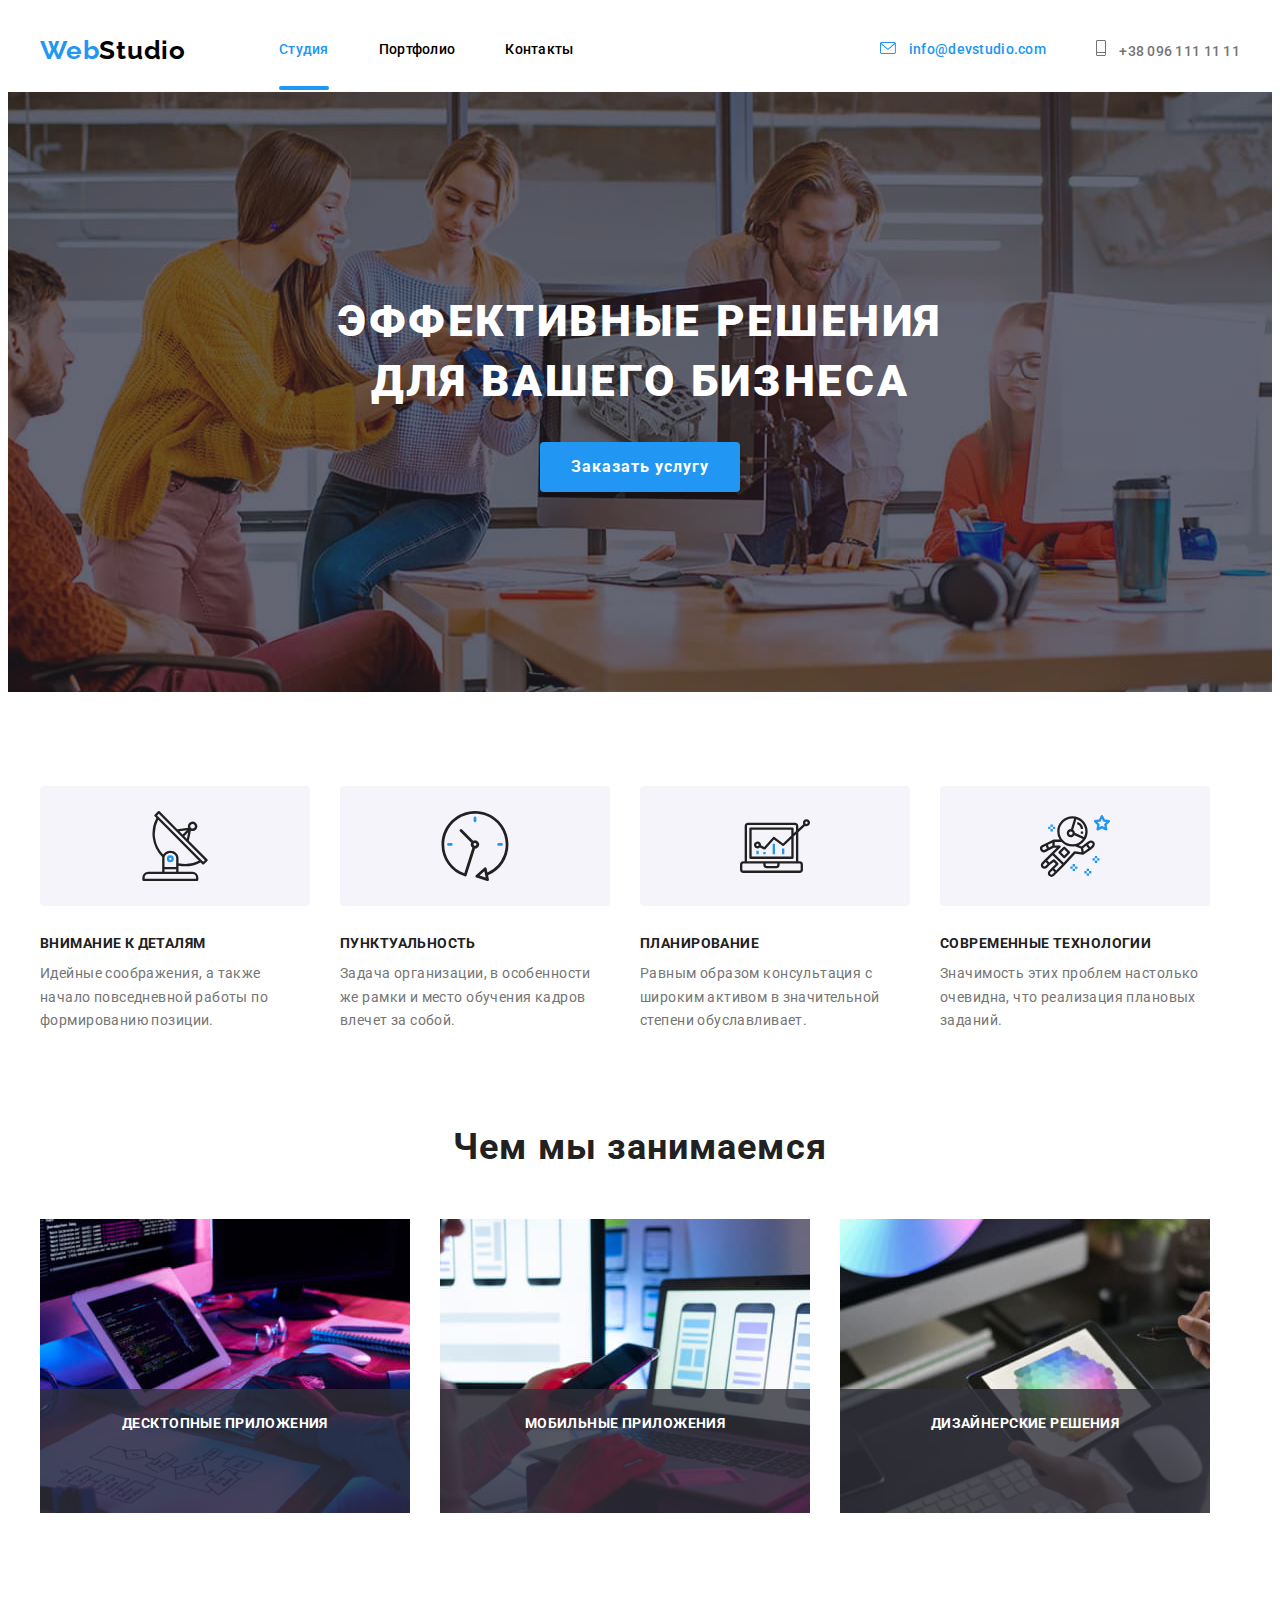
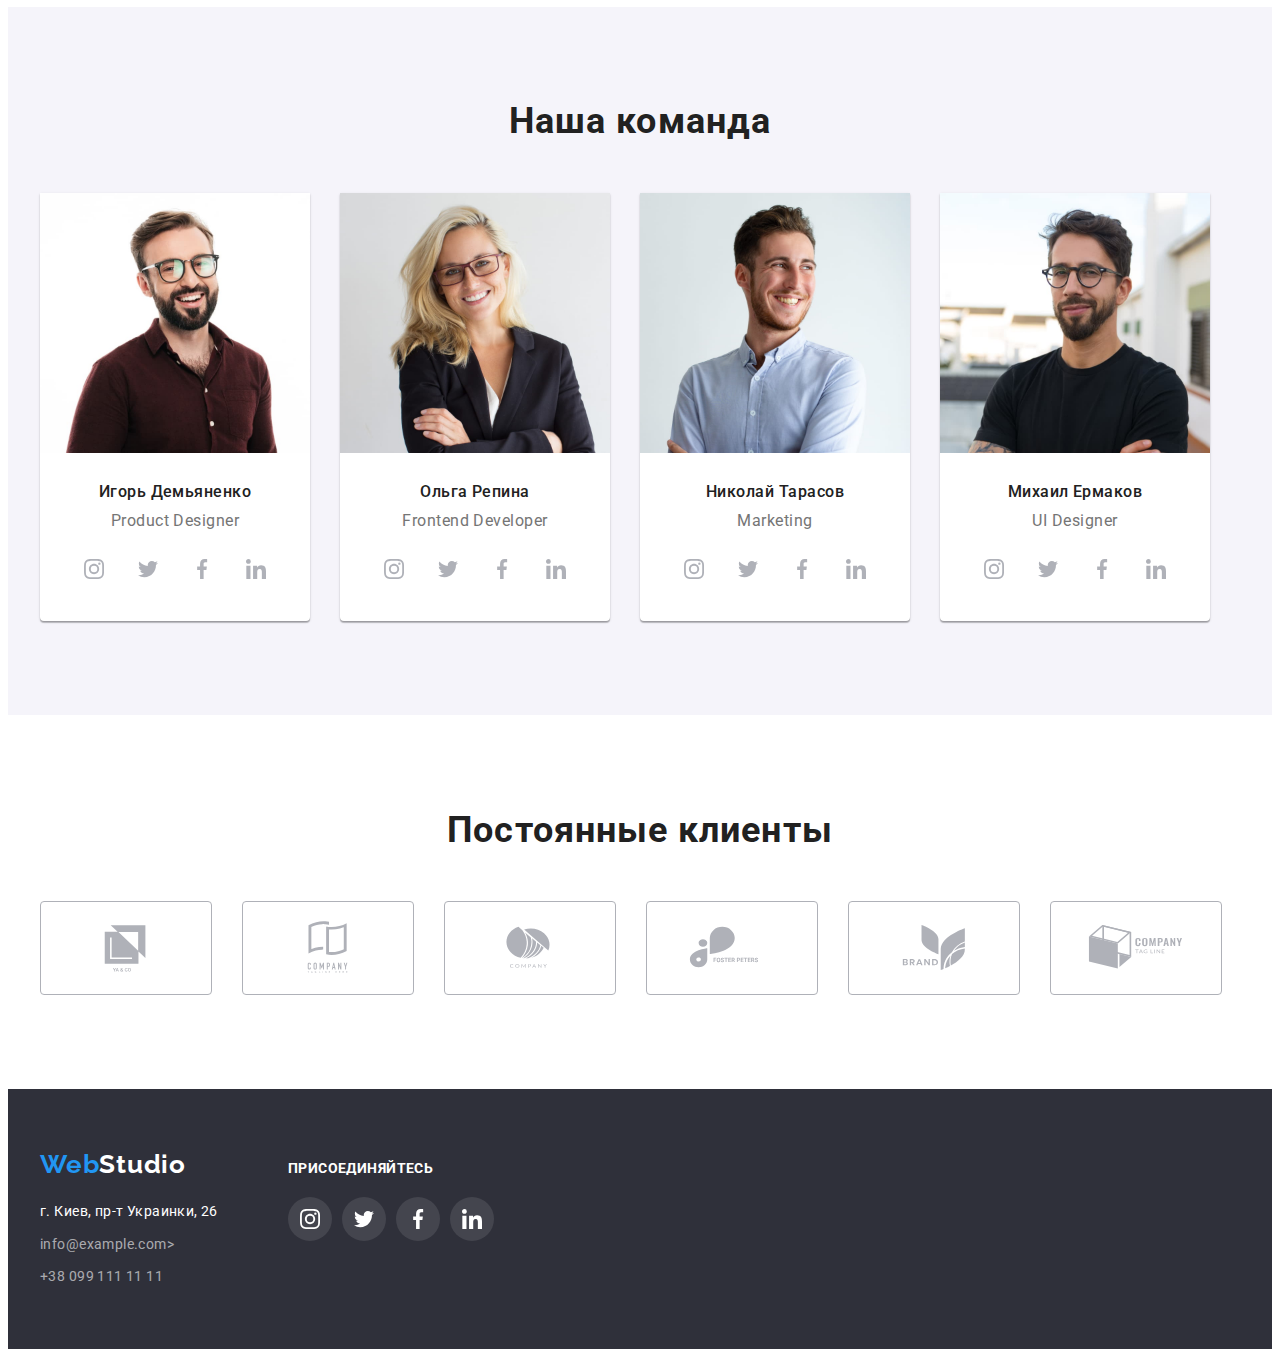
<file: index.html>
<!DOCTYPE html>
<html lang="ru">
<head>
    <meta charset="UTF-8">
    <meta http-equiv="X-UA-Compatible" content="IE=edge">
    <meta name="viewport" content="width=device-width, initial-scale=1.0">
    <title>Document</title>

    <!-- Шрифти -->
    <link rel="preconnect" href="https://fonts.googleapis.com">
<link rel="preconnect" href="https://fonts.gstatic.com" crossorigin>
<link href="https://fonts.googleapis.com/css2?family=Raleway:wght@700&family=Roboto:wght@400;500;700;900&display=swap" rel="stylesheet">
<link rel="stylesheet"
href="https://cdnjs.cloudflare.com/ajax/libs/modern-normalize/1.1.0/modern-normalize.min.css"
integrity="sha512-wpPYUAdjBVSE4KJnH1VR1HeZfpl1ub8YT/NKx4PuQ5NmX2tKuGu6U/JRp5y+Y8XG2tV+wKQpNHVUX03MfMFn9Q=="
crossorigin="anonymous"
referrerpolicy="no-referrer"/>
    <!-- Кастомні стилі -->
    <link rel="stylesheet" href="./css/styles.css"/>
</head>
<body>
    <!-- Секція Хедер -->
    <header class="header"> 
        <div class="header container">
            <nav class="header-nav">
                <a class="header-logo link" href="./index.html">Web<span class="logo-accent">Studio</span></a>
                <ul class="header-list list">
                    <li class="header-list-item">
                        <a class="header-link link current-link" href="">Студия</a>
                    </li>
                    <li class="header-list-item">
                        <a class="header-link link" href="./portfolio.html">Портфолио</a>
                    </li>
                    <li class="header-list-item">
                        <a class="header-link link" href="">Контакты</a>
                    </li>
                </ul>
            </nav>
            <ul class="header-list-cont list">
                <li class="header-contacts">
                    <a class="header-list-contacts link current-link-cont" href="mailto:info@devstudio.com">
                        <svg class="header-contact-svg" width="16" height="12">
                            <use href="./images/icons.svg#icon-mail"></use>
                        </svg>
                        info@devstudio.com
                    </a>
                </li>
                <li class="header-contacts">
                    <a class="header-list-contacts" href="tel:+380961111111">
                        <svg class="header-contact-svg" width="10" height="16">
                            <use href="./images/icons.svg#icon-phone"></use>
                        </svg>
                        +38 096 111 11 11
                    </a>
                </li>
            </ul>
        </div>
    </header>
    <!-- Блок унікального контенту на сторінці -->
    <main>
        <!-- Секція Hero -->
        <section class="hero">
            <div class="hero-container container">
                <h1 class="hero-title">Эффективные решения для вашего бизнеса</h1>
                <button class="hero-button" type="button" data-modal-open>Заказать услугу</button>
            </div>
                <!-- Модальне вікно -->
                <div class="backdrop is-hidden" data-modal>
                <div class="modal">
                    <button class="modal-close-btn" type="button" data-modal-close>
                        <svg width="18" height="18">
                            <use href="./images/icons.svg#icon-close"></use>
                        </svg>
                    </button>
                </div>
            </div>
            
        </section> 
    <!-- Section benefits --> 
       <section class="benefits-section">
            <div class="container">
                <h2 hidden>Наш подход к работе</h2>
                <ul class="benefits-list list">
                    <li class="benefits-check">
                        <div class="benefits-box">
                            <svg width="70" height="70">
                                <use href="./images/icons.svg#icon-antenna"></use>
                            </svg>
                        </div>
                        <h3 class="benefits-title">Внимание к деталям</h3>
                        <p class="benefits-text">Идейные соображения, а также начало повседневной работы по формированию позиции.</p>
                    </li>
                    <li class="benefits-check">
                        <div class="benefits-box">
                            <svg width="70" height="70">
                                <use href="./images/icons.svg#icon-clock"></use>
                            </svg>
                        </div>
                        <h3 class="benefits-title">Пунктуальность</h3>
                        <p class="benefits-text">Задача организации, в особенности же рамки и место обучения кадров влечет за собой.</p>
                    </li>
                    <li class="benefits-check">
                        <div class="benefits-box">
                            <svg width="70" height="70">
                             <use href="./images/icons.svg#icon-diagram"></use>
                            </svg>
                        </div>
                        <h3 class="benefits-title">Планирование</h3>
                        <p class="benefits-text">Равным образом консультация с широким активом в значительной степени обуславливает.</p>
                    </li>
                    <li class="benefits-check">
                        <div class="benefits-box">
                            <svg width="70" height="70">
                                <use href="./images/icons.svg#icon-astronaut"></use>
                            </svg>
                        </div>
                        <h3 class="benefits-title">Современные технологии</h3>
                        <p class="benefits-text">Значимость этих проблем настолько очевидна, что реализация плановых заданий.</p>
                    </li>
                </ul>
            </div>
       </section>
    <!--Чем мы занимаемся-->
       <section class="about-section section">
            <div class="container">
                <h2 class="about-title">Чем мы занимаемся</h2>
                <ul class="about-list list">
                    <li class="about-item">
                        <div class="about-wrapper">
                        <img class="about-pc" src="./images/laptop.jpg" alt="Ноутбук, набор текста" width="370" height="294"/>
                            <p class="about-text">Десктопные приложения</p>
                    </div>
                    </li>
                    <li class="about-item">
                        <div class="about-wrapper">   
                        <img class="about-pc" src="./images/mobile.jpg" alt="Мобильное приложение" width="370" height="294"/>
                        <p class="about-text">Мобильные приложения</p>
                    </div> 
                    </li>    
                    <li class="about-item">
                        <div class="about-wrapper">
                        <img class="about-pc" src="./images/palette.jpg" alt="Палитра цветов" width="370" height="294"/>
                        <p class="about-text">Дизайнерские решения</p>
                    </div> 
                    </li>        
                </ul>
            </div>
        </section>
      
       <!--Section team-->   
        <section class="team-section section">
            <div class="container">
                <h2 class="team-title">Наша команда</h2>
                <ul class="team-list list">
                    <li class="team-card">
                        <div class="team-all-card">
                        <img src="./images/foto-1.jpg" alt="Фото Игорь Демьяненко" width="270" height="260"/>
                        <div class="team-text">
                            <h3 class="team-names">Игорь Демьяненко</h3>
                            <p class="team-profession">Product Designer</p>
                            <ul class="team-media list">
                                <li class="team-media-item">
                                    <a class="team-media-link link" href="" target="_blank" rel="noopener noreferrer" aria-label="instagram">
										<svg class="team-media-icon" width="20" height="20">
                                            <use href="./images/icons.svg#icon-instagram"></use>
                                        </svg>
                                    </a>						
                                </li>		
                                <li class="team-media-item">
                                <a class="team-media-link link" href="" target="_blank" rel="noopener noreferrer" aria-label="twitter">
                                    <svg class="team-media-icon" width="20" height="20">
                                        <use href="./images/icons.svg#icon-twitter"></use>
                                    </svg>
                                </a>
                                </li>			
								<li class="team-media-item">
                                    <a class="team-media-link link" href="" target="_blank" rel="noopener noreferrer" aria-label="twitter">
                                        <svg class="team-media-icon" width="20" height="20">
                                            <use href="./images/icons.svg#icon-facebook"></use>
                                        </svg>
                                    </a>
                                </li>	
                                <li class="team-media-item">
                                    <a class="team-media-link link" href="" target="_blank" rel="noopener noreferrer" aria-label="twitter">
                                        <svg class="team-media-icon" width="20" height="20">
                                            <use href="./images/icons.svg#icon-linkedin"></use>
                                        </svg>
                                    </a>
                                </li>
                            </ul>
                        </div>
                        </div>
                    </li>    
                    <li class="team-card">
                        <div class="team-all-card">
                        <img src="./images/foto-2.jpg" alt="Фото Ольга Репина " width="270" height="260"/>
                        <div class="team-text">
                            <h3 class="team-names">Ольга Репина</h3>
                            <p class="team-profession">Frontend Developer</p>
                            <ul class="team-media list">
                                <li class="team-media-item">
                                    <a class="team-media-link link" href="" target="_blank" rel="noopener noreferrer" aria-label="instagram">
                                        <svg class="team-media-icon" width="20" height="20">
                                            <use href="./images/icons.svg#icon-instagram"></use>
                                        </svg>
                                    </a>						
                                </li>		
                                <li class="team-media-item">
                                    <a class="team-media-link link" href="" target="_blank" rel="noopener noreferrer" aria-label="twitter">
                                        <svg class="team-media-icon" width="20" height="20">
                                            <use href="./images/icons.svg#icon-twitter"></use>
                                        </svg>
                                    </a>
                                </li>			
                                <li class="team-media-item">
                                    <a class="team-media-link link" href="" target="_blank" rel="noopener noreferrer" aria-label="twitter">
                                        <svg class="team-media-icon" width="20" height="20">
                                            <use href="./images/icons.svg#icon-facebook"></use>
                                        </svg>
                                    </a>
                                </li>	
                                <li class="team-media-item">
                                    <a class="team-media-link link" href="" target="_blank" rel="noopener noreferrer" aria-label="twitter">
                                        <svg class="team-media-icon" width="20" height="20">
                                            <use href="./images/icons.svg#icon-linkedin"></use>
                                        </svg>
                                    </a>
                                </li>
                            </ul>
                        </div>
                    </div>
                    </li>
                    <li class="team-card">
                        <div class="team-all-card">
                        <img src="./images/foto-3.jpg" alt="Фото Николай Тарасов" width="270" height="260"/>
                        <div class="team-text">
                            <h3 class="team-names">Николай Тарасов</h3>
                            <p class="team-profession">Marketing</p>
                            <ul class="team-media list">
                                <li class="team-media-item">
                                    <a class="team-media-link link" href="" target="_blank" rel="noopener noreferrer" aria-label="instagram">
                                        <svg class="team-media-icon" width="20" height="20">
                                            <use href="./images/icons.svg#icon-instagram"></use>
                                        </svg>
                                    </a>						
                                </li>		
                                <li class="team-media-item">
                                    <a class="team-media-link link" href="" target="_blank" rel="noopener noreferrer" aria-label="twitter">
                                        <svg class="team-media-icon" width="20" height="20">
                                            <use href="./images/icons.svg#icon-twitter"></use>
                                        </svg>
                                    </a>
                                </li>			
                                <li class="team-media-item">
                                    <a class="team-media-link link" href="" target="_blank" rel="noopener noreferrer" aria-label="twitter">
                                        <svg class="team-media-icon" width="20" height="20">
                                            <use href="./images/icons.svg#icon-facebook"></use>
                                        </svg>
                                    </a>
                                </li>	
                                <li class="team-media-item">
                                    <a class="team-media-link link" href="" target="_blank" rel="noopener noreferrer" aria-label="twitter">
                                        <svg class="team-media-icon" width="20" height="20">
                                            <use href="./images/icons.svg#icon-linkedin"></use>
                                        </svg>
                                    </a>
                                </li>
                            </ul>
                        </div>
                    </div>
                    </li>
                    <li class="team-card">
                        <div class="team-all-card">
                        <img src="./images/foto-4.jpg" alt="Фото Михаил Ермаков" width="270" height="260"/>
                        <div class="team-text">
                            <h3 class="team-names">Михаил Ермаков</h3>
                            <p class="team-profession">UI Designer</p>
                            <ul class="team-media list">
                                <li class="team-media-item">
                                    <a class="team-media-link link" href="" target="_blank" rel="noopener noreferrer" aria-label="instagram">
                                        <svg class="team-media-icon" width="20" height="20">
                                            <use href="./images/icons.svg#icon-instagram"></use>
                                        </svg>
                                    </a>						
                                </li>		
                                <li class="team-media-item">
                                    <a class="team-media-link link" href="" target="_blank" rel="noopener noreferrer" aria-label="twitter">
                                        <svg class="team-media-icon" width="20" height="20">
                                            <use href="./images/icons.svg#icon-twitter"></use>
                                        </svg>
                                    </a>
                                </li>			
                                <li class="team-media-item">
                                    <a class="team-media-link link" href="" target="_blank" rel="noopener noreferrer" aria-label="twitter">
                                        <svg class="team-media-icon" width="20" height="20">
                                            <use href="./images/icons.svg#icon-facebook"></use>
                                        </svg>
                                    </a>
                                </li>	
                                <li class="team-media-item">
                                    <a class="team-media-link link" href="" target="_blank" rel="noopener noreferrer" aria-label="twitter">
                                        <svg class="team-media-icon" width="20" height="20">
                                            <use href="./images/icons.svg#icon-linkedin"></use>
                                        </svg>
                                    </a>
                                </li>
                            </ul>
                        </div>
                    </div>
                    </li>
                </ul>
            </div>
        </section>
        <!-- Наши клиенты -->
        <section class="clients">
            <div class="container">
                <h2 class="clients-title">Постоянные клиенты</h2>
                    <ul class="clients-list list">
                        <li class="clients-media">
                            <a class="clients-link" href="" target="_blank" rel="noopener noreferrer" aria-label="">
                                <svg class="clients-icons" width="106" height="60">
                                    <use class="icons" href="./images/icons.svg#icon-logo"></use>
                                </svg>
                            </a>
                        </li>
                        <li class="clients-media">
                           <a class="clients-link" href="" target="_blank" rel="noopener noreferrer" aria-label="">
                                <svg class="clients-icons" width="106" height="60">
                                    <use href="./images/icons.svg#icon-logo-1"></use>
                                </svg>
                            </a> 
                        </li>
                        <li class="clients-media">
                          <a class="clients-link" href="" target="_blank" rel="noopener noreferrer" arial-label="">
                              <svg class="clients-icons" width="106" height="60">
                                <use href="./images/icons.svg#icon-logo-2"></use>
                              </svg>
                          </a>  
                        </li>
                        <li class="clients-media">
                            <a class="clients-link" href="" target="_blank" rel="noopener noreferrer" aria-label="">
                                <svg class="clients-icons" width="106" height="60">
                                    <use href="./images/icons.svg#icon-logo-3"></use>
                                </svg>
                            </a>
                        </li>
                        <li class="clients-media">
                            <a class="clients-link" href="" target="_blank" rel="noopener noreferrer" aria-label="">
                                <svg class="clients-icons" width="106" height="60">
                                    <use href="./images/icons.svg#icon-logo-4"></use>
                                </svg>
                            </a>
                        </li>
                        <li class="clients-media">
                            <a class="clients-link" href="" target="_blank" rel="noopener noreferrer" aria-label="">
                                <svg class="clients-icons" width="106" height="60">
                                    <use href="./images/icons.svg#icon-logo-6"></use>
                                </svg>
                            </a>
                        </li>
                    </ul>
            </div>
        </section>
    </main>
        <!-- Секція Футер-->
        <footer class="footer">
            <div class="container">
                <div class="footer-text">
                    <div class="footer-two">
                        <a class="footer-logo link" href="./index.html">Web<span class="footer-logo-accent">Studio</span></a>
                            <address class="address">
                            <ul class="list">
                                <li class="footer-cont"> 
                                    <a class="footer-link link current-link-footer" href="">г. Киев, пр-т Украинки, 26</a>
                                </li>
                                <li class="footer-cont">
                                    <a class="footer-link" href="mailto:info@devstudio.com">info@example.com></a>
                                </li>
                                <li class="footer-cont">
                                    <a class="footer-link" href="tel:+380991111111">+38 099 111 11 11</a>
                                </li>
                            </ul>
                        </address>
                    </div>
                    <div class="footer-box">
                            <h2 class="footer-title">присоединяйтесь</h2>
                            <ul class="footer-media list">
                                <li class="footer-media-box">
                                    <a class="footer-media-link link" href="" target="_blank" rel="noopener noreferrer" aria-label="instagram">
                                        <svg class="footer-media-icon" width="20" height="20">
                                            <use href="./images/icons.svg#icon-instagram"></use>
                                        </svg>
                                    </a>						
                                </li>		
                                <li class="footer-media-box">
                                    <a class="footer-media-link link" href="" target="_blank" rel="noopener noreferrer" aria-label="twitter">
                                        <svg class="footer-media-icon" width="20" height="20">
                                            <use href="./images/icons.svg#icon-twitter"></use>
                                        </svg>
                                    </a>
                                </li>			
                                <li class="footer-media-box">
                                    <a class="footer-media-link link" href="" target="_blank" rel="noopener noreferrer" aria-label="instagram">
                                        <svg class="footer-media-icon" width="20" height="20">
                                            <use href="./images/icons.svg#icon-facebook"></use>
                                        </svg>
                                    </a>
                                </li>	
                                <li class="footer-media-box">
                                    <a class="footer-media-link link" href="" target="_blank" rel="noopener noreferrer" aria-label="instagram">
                                        <svg class="footer-media-icon" width="20" height="20">
                                        <use href="./images/icons.svg#icon-linkedin"></use>
                                        </svg>
                                    </a>
                                </li>
                            </ul>
                    </div>
                </div> 
            </div>
        </footer>
        <script src="./js/modal.js"></script>
    </body>
    </html>
</file>
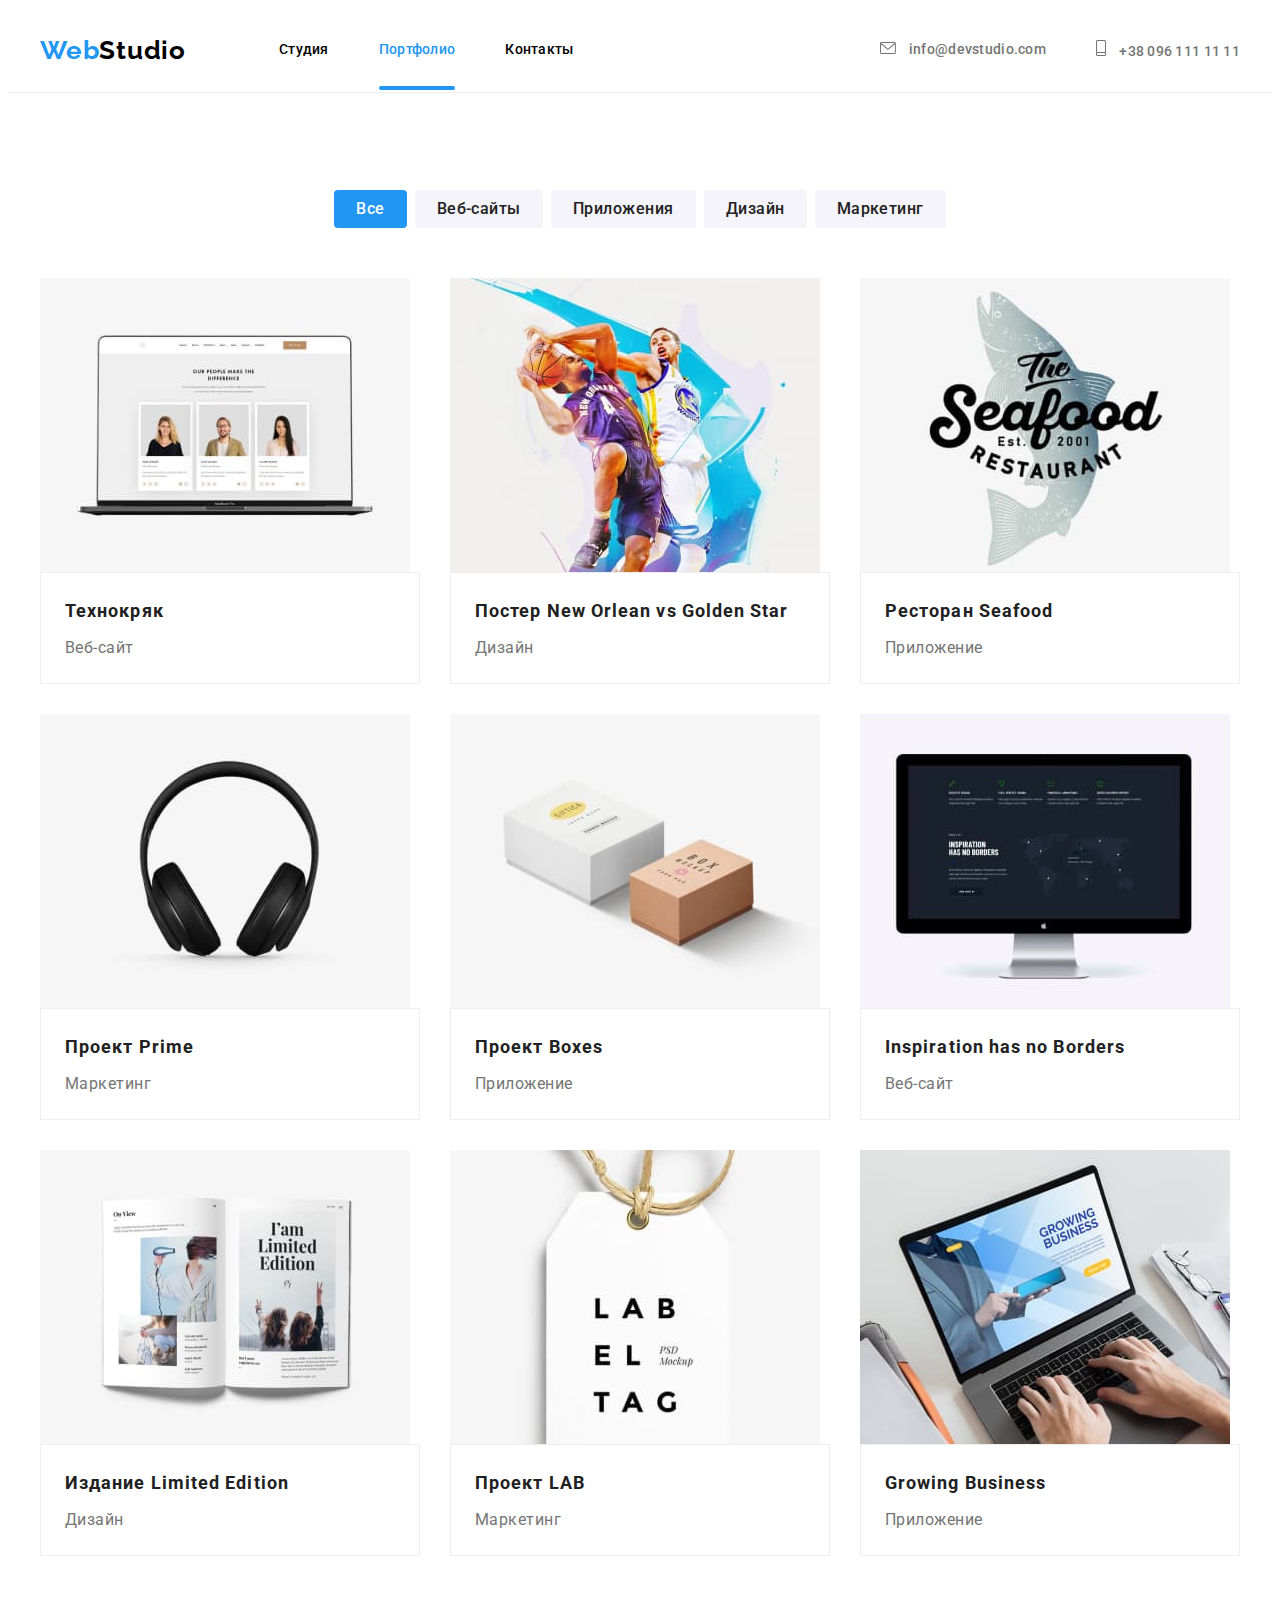
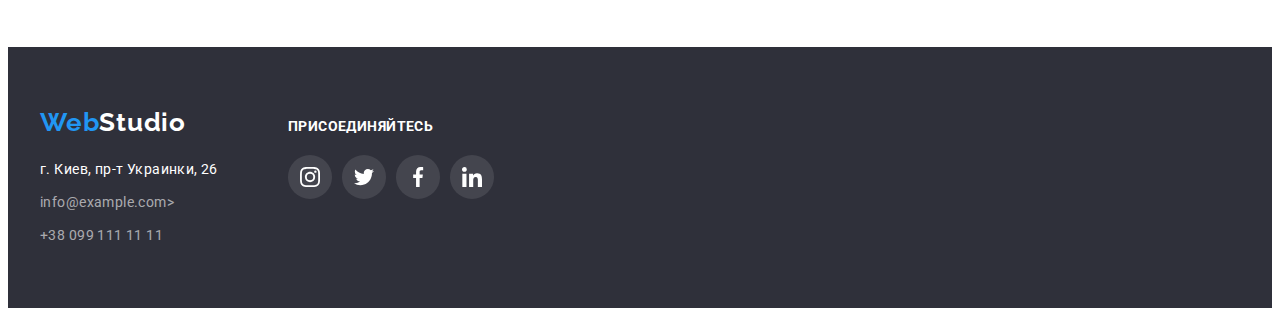
<file: portfolio.html>
<!DOCTYPE html>
<html lang="ru">
<head>
    <meta charset="UTF-8">
    <meta http-equiv="X-UA-Compatible" content="IE=edge">
    <meta name="viewport" content="width=device-width, initial-scale=1.0">
    <title>Document</title>
<!-- Шрифти -->
<link rel="preconnect" href="https://fonts.googleapis.com">
<link rel="preconnect" href="https://fonts.gstatic.com" crossorigin>
<link href="https://fonts.googleapis.com/css2?family=Raleway:wght@700&family=Roboto:wght@400;500;700;900&display=swap" rel="stylesheet">
<!-- Кастомні стилі -->
<link
rel="stylesheet"
href="https://cdnjs.cloudflare.com/ajax/libs/modern-normalize/1.1.0/modern-normalize.min.css"
integrity="sha512-wpPYUAdjBVSE4KJnH1VR1HeZfpl1ub8YT/NKx4PuQ5NmX2tKuGu6U/JRp5y+Y8XG2tV+wKQpNHVUX03MfMFn9Q=="
crossorigin="anonymous"
referrerpolicy="no-referrer"
/>
    <link rel="stylesheet" href="./css/styles.css"/>
</head>
<body>
     <!-- Секція Хедер -->
     <header class="header-portfolio"> 
        <div class="header-portfolio-cont container">
            <nav class="header-nav">
                <a class="header-logo link" href="./index.html">Web<span class="logo-accent">Studio</span></a>
                <ul class="header-list list">
                    <li class="header-list-item">
                        <a class="header-link link" href="./index.html">Студия</a>
                </li>
                    <li class="header-list-item">
                        <a class="header-link link current-link" href="./index.html">Портфолио</a>
                    </li>
                    <li class="header-list-item">
                    <a class="header-link link" href="./index.html">Контакты</a>
                    </li>
                </ul>
            </nav>
            <ul class="header-list-cont list">
                <li class="header-contacts">
                    <a class="header-list-contacts link" href="mailto:info@devstudio.com">
                        <svg class="header-contact-svg" width="16" height="12">
                            <use href="./images/icons.svg#icon-mail"></use>
                        </svg>
                        info@devstudio.com
                    </a>
                </li>
                <li class="header-contacts">
                    <a class="header-list-contacts" href="tel:+380961111111">
                        <svg class="header-contact-svg" width="10" height="16">
                            <use href="./images/icons.svg#icon-phone"></use>
                        </svg>
                        +38 096 111 11 11
                    </a>
                </li>
            </ul>
        </div>
    </header>
    <!-- Блок унікального контенту на сторінці -->
    <main class="portfolio">
        <section class="section-portfolio section">
            <div class="container">
                <h1 hidden>Кнопки на странице</h1>
                <ul class="button-list list">
                    <li>
                        <button class="button-special" type="button">Все</button>
                    </li>
                    <li>
                        <button class="button-name" type="button">Веб-сайты</button>
                    </li>
                    <li>
                        <button class="button-name" type="button">Приложения</button>                 
                    </li>
                    <li>
                        <button class="button-name" type="button">Дизайн</button>                   
                    </li>
                    <li>
                        <button class="button-name" type="button">Маркетинг</button>                    
                    </li>
                </ul>
                <ul class="image-list list">
                    <li class="image-portfolio">
                        <a class="image-link link" href="">
                            <div class="image">
                                <img class="image-picture" src="./images/img-1.jpg" alt="Коллектив" width="370" height="294">
                                <div class="image-overlay">
                                <p class="image-sentanse">Ресурс предлагает комплексные предложения с разным уровнем функционала и сервисов. Все это позволит посетителю получить исчерпывающие сведения о компании или частном лице.</p>
                            </div>
                            </div>
                            <div class="image-text">
                            <h2 class="image-title">Технокряк</h2>
                            <p class="image-description">Веб-сайт</p>
                        </div>
                        </a>
                    </li>
                    <li class="image-portfolio">
                        <a class="image-link link" href="">
                            <div class="image">
                            <img class="image-picture" src="./images/img-2.jpg" alt="Игра в баскетбол" width="370" height="294">
                            <div class="image-overlay">
                                <p class="image-sentanse">Ресурс предлагает комплексные предложения с разным уровнем функционала и сервисов. Все это позволит посетителю получить исчерпывающие сведения о компании или частном лице.</p>
                            </div>
                            </div>
                            <div class="image-text">
                            <h2 class="image-title" >Постер New Orlean vs Golden Star</h2>
                            <p class="image-description">Дизайн</p>
                        </div>
                        </a> 
                    </li>
                    <li class="image-portfolio">
                        <a class="image-link link" href="">
                            <div class="image">
                            <img class="image-picture" src="./images/img-3.jpg" alt="Логотип ресторана" width="370" height="294">
                            <div class="image-overlay">
                                <p class="image-sentanse">Ресурс предлагает комплексные предложения с разным уровнем функционала и сервисов. Все это позволит посетителю получить исчерпывающие сведения о компании или частном лице.</p>
                            </div>
                            </div>
                            <div class="image-text">
                            <h2 class="image-title">Ресторан Seafood</h2>
                            <p class="image-description">Приложение</p>
                        </div>
                        </a>
                    </li> 
                    <li class="image-portfolio"> 
                        <a class="image-link link" href="">
                            <div class="image">
                            <img  src="./images/img-4.jpg" alt="Наушники" width="370" height="294">
                            <div class="image-overlay">
                                <p class="image-sentanse">Ресурс предлагает комплексные предложения с разным уровнем функционала и сервисов. Все это позволит посетителю получить исчерпывающие сведения о компании или частном лице.</p>
                            </div>
                            </div>
                            <div class="image-text">
                            <h2 class="image-title">Проект Prime</h2>
                            <p class="image-description">Маркетинг</p>
                        </div>
                        </a>
                    </li>
                    <li class="image-portfolio">
                        <a class="image-link link" href="">
                            <div class="image">
                            <img src="./images/img-5.jpg" alt="Коробки" width="370" height="294">
                            <div class="image-overlay">
                                <p class="image-sentanse">Ресурс предлагает комплексные предложения с разным уровнем функционала и сервисов. Все это позволит посетителю получить исчерпывающие сведения о компании или частном лице.</p>
                            </div>
                            </div>
                            <div class="image-text">
                            <h2 class="image-title">Проект Boxes</h2>
                            <p class="image-description">Приложение</p>
                        </div>
                        </a>
                    </li>
                    <li class="image-portfolio">
                        <a class="image-link link" href="">
                            <div class="image">
                            <img class="image-piture" src="./images/img-6.jpg" alt="Компьютер" width="370" height="294">
                            <div class="image-overlay">
                                <p class="image-sentanse">Ресурс предлагает комплексные предложения с разным уровнем функционала и сервисов. Все это позволит посетителю получить исчерпывающие сведения о компании или частном лице.</p>
                            </div>
                            </div>
                            <div class="image-text">
                            <h2 class="image-title">Inspiration has no Borders</h2>
                            <p class="image-description">Веб-сайт</p>
                        </div>
                        </a>
                    </li>
                    <li class="image-portfolio">
                        <a class="image-link link" href="">
                            <div class="image">
                            <img class="image-piture" src="./images/img-7.jpg" alt="Книга" width="370" height="294">
                            <div class="image-overlay">
                                <p class="image-sentanse">Ресурс предлагает комплексные предложения с разным уровнем функционала и сервисов. Все это позволит посетителю получить исчерпывающие сведения о компании или частном лице.</p>
                            </div>
                            </div>
                            <div class="image-text">
                            <h2 class="image-title">Издание Limited Edition</h2>
                            <p class="image-description">Дизайн</p>
                            </div>
                        </a>
                    </li>
                    <li class="image-portfolio">
                        <a class="image-link link" href="">
                            <div class="image">
                            <img class="image-piture" src="./images/img-8.jpg" alt="Бирка" width="370" height="294">
                            <div class="image-overlay">
                                <p class="image-sentanse">Ресурс предлагает комплексные предложения с разным уровнем функционала и сервисов. Все это позволит посетителю получить исчерпывающие сведения о компании или частном лице.</p>
                            </div>
                            </div>
                            <div class="image-text">
                            <h2 class="image-title">Проект LAB</h2>
                            <p class="image-description">Маркетинг</p>
                        </div>
                        </a>
                    </li>
                    <li class="image-portfolio">
                        <a class="image-link link" href="">
                            <div class="image">
                            <img class="image-piture" src="./images/img-9.jpg" alt="Ноутбук" width="370" height="294">
                            <div class="image-overlay">
                                <p class="image-sentanse">Ресурс предлагает комплексные предложения с разным уровнем функционала и сервисов. Все это позволит посетителю получить исчерпывающие сведения о компании или частном лице.</p>
                            </div>
                            </div>
                            <div class="image-text">
                            <h2 class="image-title">Growing Business</h2>
                            <p class="image-description">Приложение</p>
                        </div>
                        </a>
                    </li>
                </ul>
            </div>
        </section>
    </main> 
     <!-- Секція Футер-->
     <footer class="footer">
        <div class="container">
            <div class="footer-text">
                <div class="footer-two">
                    <a class="footer-logo link" href="./index.html">Web<span class="footer-logo-accent">Studio</span></a>
                        <address class="address">
                        <ul class="list">
                            <li class="footer-cont"> 
                                <a class="footer-link link current-link-footer" href="">г. Киев, пр-т Украинки, 26</a>
                            </li>
                            <li class="footer-cont">
                                <a class="footer-link" href="mailto:info@devstudio.com">info@example.com></a>
                            </li>
                            <li class="footer-cont">
                                <a class="footer-link" href="tel:+380991111111">+38 099 111 11 11</a>
                            </li>
                        </ul>
                    </address>
                </div>
                <div class="footer-box">
                        <h2 class="footer-title">присоединяйтесь</h2>
                        <ul class="footer-media list">
                            <li class="footer-media-box">
                                <a class="footer-media-link link" href="" target="_blank" rel="noopener noreferrer" aria-label="instagram">
                                    <svg class="footer-media-icon" width="20" height="20">
                                        <use href="./images/icons.svg#icon-instagram"></use>
                                    </svg>
                                </a>						
                            </li>		
                            <li class="footer-media-box">
                                <a class="footer-media-link link" href="" target="_blank" rel="noopener noreferrer" aria-label="twitter">
                                    <svg class="footer-media-icon" width="20" height="20">
                                        <use href="./images/icons.svg#icon-twitter"></use>
                                    </svg>
                                </a>
                            </li>			
                            <li class="footer-media-box">
                                <a class="footer-media-link link" href="" target="_blank" rel="noopener noreferrer" aria-label="instagram">
                                    <svg class="footer-media-icon" width="20" height="20">
                                        <use href="./images/icons.svg#icon-facebook"></use>
                                    </svg>
                                </a>
                            </li>	
                            <li class="footer-media-box">
                                <a class="footer-media-link link" href="" target="_blank" rel="noopener noreferrer" aria-label="instagram">
                                    <svg class="footer-media-icon" width="20" height="20">
                                    <use href="./images/icons.svg#icon-linkedin"></use>
                                    </svg>
                                </a>
                            </li>
                        </ul>
                </div>
            </div>
            </div>
    </footer>
</body>
</html>
</file>
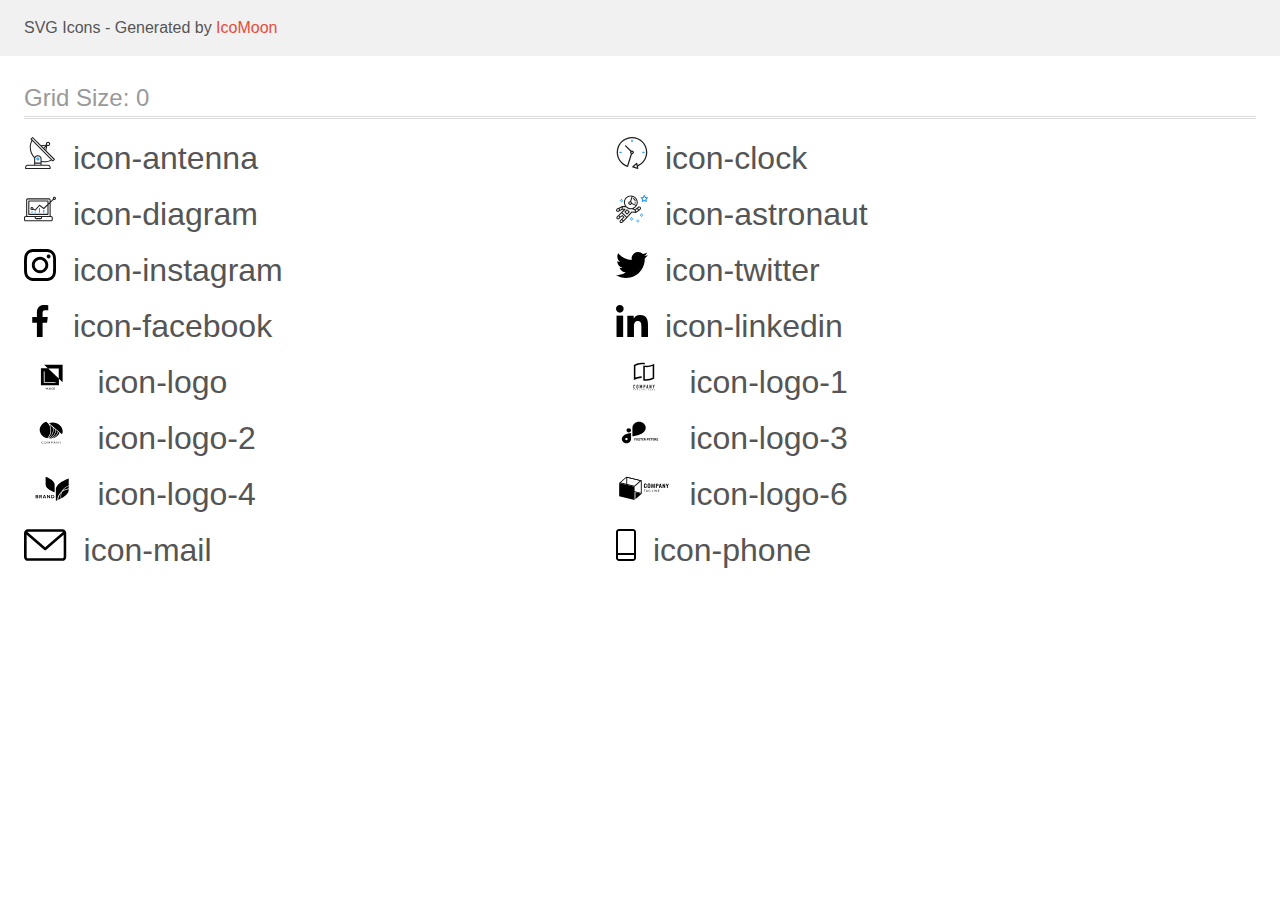
<file: images/icons/demo.html>
<!doctype html>
<html>
<head>
    <title>IcoMoon - SVG Icons</title>
    <meta charset="utf-8">
    <meta name="viewport" content="width=device-width, initial-scale=1">
    <link rel="stylesheet" href="demo-files/demo.css">
    <link rel="stylesheet" href="style.css">
</head>
<body>
<svg aria-hidden="true" style="position: absolute; width: 0; height: 0; overflow: hidden;" version="1.1" xmlns="http://www.w3.org/2000/svg" xmlns:xlink="http://www.w3.org/1999/xlink">
<defs>
<symbol id="icon-antenna" viewBox="0 0 32 32">
<path fill="#212121" style="fill: var(--color1, #212121)" d="M30.773 22.098l-8.443-8.505 0.937-4.615c0.242 0.094 0.499 0.144 0.758 0.146h0.006c1.192 0.014 2.17-0.941 2.184-2.133s-0.941-2.17-2.133-2.184c-1.192-0.014-2.17 0.941-2.184 2.133-0.003 0.255 0.039 0.509 0.125 0.749l-4.96 0.605-8.091-8.133c-0.099-0.101-0.235-0.159-0.377-0.16-0.14 0.001-0.274 0.056-0.373 0.155l-1.513 1.504c-0.208 0.208-0.208 0.546 0 0.754l0.814 0.826c-3.153 5.798-2.129 12.978 2.519 17.663 0.043 0.041 0.092 0.074 0.146 0.098-0.034 0.18-0.051 0.364-0.052 0.547v6.187h-6.4c-1.472 0.002-2.665 1.195-2.667 2.667v1.067c0 0.295 0.239 0.533 0.533 0.533h24.533c0.295 0 0.533-0.239 0.533-0.533v-1.067c-0.002-1.472-1.195-2.665-2.667-2.667h-6.4v-2.742c1.003 0.21 2.024 0.317 3.049 0.32 2.458-0.003 4.877-0.615 7.040-1.783l0.818 0.823c0.099 0.101 0.235 0.159 0.377 0.16 0.14-0.001 0.274-0.056 0.373-0.155l1.513-1.504c0.208-0.208 0.208-0.546 0-0.754zM23.28 6.233c0.418-0.415 1.093-0.414 1.508 0.004s0.414 1.093-0.004 1.508c-0.2 0.199-0.47 0.31-0.752 0.31h-0.003c-0.589-0.003-1.064-0.483-1.061-1.072 0.002-0.282 0.115-0.552 0.314-0.751h-0.002zM22.024 9.738l-0.598 2.946-1.175-1.182 1.774-1.763zM21.419 8.836l-1.92 1.909-1.485-1.493 3.405-0.415zM24.004 28.8c0.884 0 1.6 0.716 1.6 1.6v0.533h-23.467v-0.533c0-0.884 0.716-1.6 1.6-1.6h20.267zM16.537 26.667v1.067h-5.333v-1.067h5.333zM11.204 25.6v-4.053c0-1.294 1.196-2.347 2.667-2.347s2.667 1.053 2.667 2.347v4.053h-5.333zM17.604 23.904v-2.357c0-1.882-1.675-3.413-3.733-3.413-1.331-0.020-2.576 0.657-3.281 1.786-4.058-4.274-4.971-10.645-2.279-15.887l18.602 18.708c-2.872 1.461-6.165 1.873-9.309 1.163zM28.893 23.22l-21.057-21.181 0.755-0.752 7.935 7.98c0.004 0 0.006 0.007 0.010 0.010l13.115 13.191-0.757 0.752z"></path>
<path fill="#2196f3" style="fill: var(--color2, #2196f3)" d="M13.876 20.267h-0.005c-0.884-0.001-1.601 0.714-1.602 1.598s0.714 1.601 1.598 1.602h0.005c0.884 0.001 1.601-0.714 1.602-1.598s-0.714-1.601-1.598-1.602zM14.249 22.245c-0.1 0.1-0.236 0.156-0.378 0.155-0.295-0.002-0.532-0.242-0.531-0.536 0.001-0.141 0.057-0.276 0.157-0.375s0.233-0.154 0.373-0.155c0.295 0.002 0.532 0.241 0.53 0.536-0.001 0.141-0.057 0.276-0.157 0.375h0.005z"></path>
</symbol>
<symbol id="icon-clock" viewBox="0 0 32 32">
<path fill="#212121" style="fill: var(--color1, #212121)" d="M31.297 15.301c-0.002-8.452-6.855-15.303-15.308-15.301s-15.303 6.855-15.301 15.308c0.001 6.658 4.307 12.551 10.649 14.576 0.061 0.019 0.124 0.029 0.187 0.029 0.121-0 0.239-0.032 0.342-0.094 0.135-0.080 0.236-0.207 0.283-0.356l3.865-12.25c1.057-0.005 1.909-0.866 1.903-1.923s-0.866-1.909-1.923-1.903c-0.284 0.001-0.565 0.067-0.82 0.191l-5.106-5.107c-0.253-0.245-0.657-0.238-0.902 0.016-0.239 0.247-0.239 0.639 0 0.886l5.103 5.109c-0.392 0.799-0.168 1.764 0.536 2.309l-3.683 11.673c-7.278-2.681-11.004-10.754-8.323-18.032s10.754-11.004 18.032-8.323 11.004 10.754 8.323 18.032c-1.31 3.556-4.001 6.431-7.462 7.973l-0.398-1.874c-0.073-0.344-0.411-0.565-0.756-0.492-0.109 0.023-0.209 0.074-0.292 0.148l-3.837 3.426c-0.263 0.234-0.287 0.637-0.052 0.9 0.076 0.085 0.174 0.149 0.283 0.184l4.899 1.563c0.335 0.108 0.694-0.077 0.802-0.412 0.034-0.106 0.040-0.219 0.017-0.328l-0.391-1.839c5.664-2.388 9.342-7.942 9.329-14.089zM15.992 14.664c0.352 0 0.638 0.286 0.638 0.638s-0.286 0.638-0.638 0.638c-0.352 0-0.638-0.285-0.638-0.638s0.285-0.638 0.638-0.638zM18.093 29.528l2.184-1.948 0.603 2.84-2.787-0.892z"></path>
<path fill="#2196f3" style="fill: var(--color2, #2196f3)" d="M15.354 3.185v1.275c0 0.352 0.285 0.638 0.638 0.638s0.638-0.285 0.638-0.638v-1.275c0-0.352-0.286-0.638-0.638-0.638s-0.638 0.286-0.638 0.638z"></path>
<path fill="#2196f3" style="fill: var(--color2, #2196f3)" d="M3.876 14.664c-0.352 0-0.638 0.286-0.638 0.638s0.285 0.638 0.638 0.638h1.275c0.352 0 0.638-0.285 0.638-0.638s-0.285-0.638-0.638-0.638h-1.275z"></path>
<path fill="#2196f3" style="fill: var(--color2, #2196f3)" d="M28.108 15.939c0.352 0 0.638-0.285 0.638-0.638s-0.285-0.638-0.638-0.638h-1.275c-0.352 0-0.638 0.286-0.638 0.638s0.286 0.638 0.638 0.638h1.275z"></path>
</symbol>
<symbol id="icon-diagram" viewBox="0 0 32 32">
<path fill="#2196f3" style="fill: var(--color2, #2196f3)" d="M14.926 14.965h1.066v4.798h-1.066v-4.797z"></path>
<path fill="#2196f3" style="fill: var(--color2, #2196f3)" d="M19.19 17.097h1.066v2.665h-1.066v-2.665z"></path>
<path fill="#2196f3" style="fill: var(--color2, #2196f3)" d="M10.661 18.696h1.066v1.066h-1.066v-1.066z"></path>
<path fill="#2196f3" style="fill: var(--color2, #2196f3)" d="M7.463 18.163h1.066v1.599h-1.066v-1.599z"></path>
<path fill="#212121" style="fill: var(--color1, #212121)" d="M1.599 28.291h25.587c0.883 0 1.599-0.716 1.599-1.599v-2.132c0-0.883-0.716-1.599-1.599-1.599h-0.533v-13.293l3.028-2.868c0.703 0.346 1.553 0.136 2.013-0.499s0.396-1.508-0.152-2.068-1.42-0.644-2.065-0.198c-0.644 0.446-0.873 1.292-0.542 2.002l-2.281 2.163v-1.23c0-0.883-0.716-1.599-1.599-1.599h-21.322c-0.883 0-1.599 0.716-1.599 1.599v15.992h-0.533c-0.883 0-1.599 0.716-1.599 1.599v2.132c0 0.883 0.716 1.599 1.599 1.599zM30.384 4.837c0.294 0 0.533 0.239 0.533 0.533s-0.239 0.533-0.533 0.533c-0.294 0-0.533-0.239-0.533-0.533s0.239-0.533 0.533-0.533zM3.198 6.969c0-0.294 0.239-0.533 0.533-0.533h21.322c0.294 0 0.533 0.239 0.533 0.533v2.239l-1.066 1.013v-2.186c0-0.294-0.239-0.533-0.533-0.533h-19.19c-0.294 0-0.533 0.239-0.533 0.533v13.326c0 0.294 0.239 0.533 0.533 0.533h19.19c0.294 0 0.533-0.239 0.533-0.533v-9.674l1.066-1.010v12.284h-22.388v-15.992zM7.996 13.899c-0.721-0.002-1.354 0.478-1.546 1.174s0.105 1.433 0.725 1.801c0.62 0.368 1.41 0.276 1.928-0.226l1.853 0.93c0.215 0.108 0.476 0.057 0.636-0.123l3.939-4.431 3.872 2.901c0.208 0.156 0.498 0.139 0.686-0.039l3.365-3.188v8.131h-18.124v-12.26h18.124v2.66l-3.771 3.572-3.904-2.927c-0.222-0.166-0.534-0.135-0.718 0.072l-3.993 4.493-1.493-0.746c0.011-0.064 0.018-0.129 0.020-0.193 0-0.883-0.716-1.599-1.599-1.599zM8.529 15.498c0 0.294-0.239 0.533-0.533 0.533s-0.533-0.239-0.533-0.533c0-0.294 0.239-0.533 0.533-0.533s0.533 0.239 0.533 0.533zM11.727 24.027h5.331v0.533c0 0.294-0.239 0.533-0.533 0.533h-4.264c-0.294 0-0.533-0.239-0.533-0.533v-0.533zM1.066 24.56c0-0.294 0.239-0.533 0.533-0.533h9.062v0.533c0 0.883 0.716 1.599 1.599 1.599h4.264c0.883 0 1.599-0.716 1.599-1.599v-0.533h9.062c0.294 0 0.533 0.239 0.533 0.533v2.132c0 0.294-0.239 0.533-0.533 0.533h-25.587c-0.294 0-0.533-0.239-0.533-0.533v-2.132z"></path>
</symbol>
<symbol id="icon-astronaut" viewBox="0 0 32 32">
<path fill="#2196f3" style="fill: var(--color2, #2196f3)" d="M31.974 4.524c-0.063-0.193-0.229-0.333-0.43-0.363l-1.91-0.278-0.855-1.731c-0.179-0.365-0.777-0.365-0.956 0l-0.855 1.731-1.91 0.278c-0.201 0.029-0.367 0.17-0.431 0.363-0.062 0.193-0.011 0.405 0.135 0.547l1.383 1.348-0.326 1.903c-0.034 0.2 0.048 0.402 0.212 0.522 0.166 0.121 0.382 0.135 0.562 0.040l1.709-0.899 1.709 0.899c0.078 0.041 0.164 0.061 0.249 0.061 0.11 0 0.221-0.034 0.314-0.102 0.164-0.119 0.246-0.322 0.212-0.522l-0.326-1.903 1.383-1.348c0.145-0.142 0.197-0.354 0.135-0.547zM29.511 5.851c-0.125 0.122-0.183 0.299-0.153 0.472l0.191 1.114-1-0.526c-0.078-0.041-0.163-0.061-0.249-0.061s-0.17 0.020-0.249 0.061l-1.001 0.526 0.191-1.114c0.030-0.173-0.028-0.349-0.153-0.472l-0.81-0.789 1.119-0.163c0.174-0.025 0.324-0.134 0.402-0.292l0.5-1.013 0.5 1.013c0.078 0.157 0.228 0.267 0.402 0.292l1.119 0.163-0.809 0.789z"></path>
<path fill="#2196f3" style="fill: var(--color2, #2196f3)" d="M26.134 20.522h-1.067v1.067h1.067v-1.067z"></path>
<path fill="#2196f3" style="fill: var(--color2, #2196f3)" d="M26.134 22.656h-1.067v1.067h1.067v-1.067z"></path>
<path fill="#2196f3" style="fill: var(--color2, #2196f3)" d="M27.2 21.589h-1.067v1.067h1.067v-1.067z"></path>
<path fill="#2196f3" style="fill: var(--color2, #2196f3)" d="M25.067 21.589h-1.067v1.067h1.067v-1.067z"></path>
<path fill="#2196f3" style="fill: var(--color2, #2196f3)" d="M22.4 26.389h-1.067v1.067h1.067v-1.067z"></path>
<path fill="#2196f3" style="fill: var(--color2, #2196f3)" d="M22.4 28.522h-1.067v1.067h1.067v-1.067z"></path>
<path fill="#2196f3" style="fill: var(--color2, #2196f3)" d="M23.467 27.456h-1.067v1.067h1.067v-1.067z"></path>
<path fill="#2196f3" style="fill: var(--color2, #2196f3)" d="M21.333 27.456h-1.067v1.067h1.067v-1.067z"></path>
<path fill="#2196f3" style="fill: var(--color2, #2196f3)" d="M16 24.256h-1.067v1.067h1.067v-1.067z"></path>
<path fill="#2196f3" style="fill: var(--color2, #2196f3)" d="M16 26.389h-1.067v1.067h1.067v-1.067z"></path>
<path fill="#2196f3" style="fill: var(--color2, #2196f3)" d="M17.067 25.322h-1.067v1.067h1.067v-1.067z"></path>
<path fill="#2196f3" style="fill: var(--color2, #2196f3)" d="M14.933 25.322h-1.067v1.067h1.067v-1.067z"></path>
<path fill="#2196f3" style="fill: var(--color2, #2196f3)" d="M5.867 6.122h-1.067v1.067h1.067v-1.067z"></path>
<path fill="#2196f3" style="fill: var(--color2, #2196f3)" d="M5.867 8.255h-1.067v1.067h1.067v-1.067z"></path>
<path fill="#2196f3" style="fill: var(--color2, #2196f3)" d="M6.933 7.189h-1.067v1.067h1.067v-1.067z"></path>
<path fill="#2196f3" style="fill: var(--color2, #2196f3)" d="M4.8 7.189h-1.067v1.067h1.067v-1.067z"></path>
<path fill="#212121" style="fill: var(--color1, #212121)" d="M24.715 14.159c-0.287-0.388-0.709-0.637-1.188-0.705-0.481-0.068-0.956 0.058-1.34 0.352l-1.252 0.96-1.898 1.417-1.358-0.541c2.421-1.086 4.114-3.508 4.114-6.32 0-3.823-3.123-6.933-6.961-6.933s-6.961 3.11-6.961 6.933c0 1.386 0.414 2.674 1.12 3.758l-2.764-0.024c-0.002 0-0.003 0-0.005 0-0.009 0-0.015 0.004-0.023 0.005-0.053 0.002-0.105 0.013-0.155 0.031-0.013 0.005-0.026 0.008-0.038 0.013-0.006 0.003-0.013 0.003-0.019 0.006l-3.233 1.596c-0.001 0-0.001 0-0.001 0.001l-1.893 0.911c-0.021 0.009-0.042 0.021-0.063 0.035-0.755 0.502-1.012 1.489-0.598 2.295 0.22 0.429 0.595 0.745 1.056 0.889 0.178 0.055 0.359 0.083 0.539 0.083 0.29 0 0.577-0.071 0.839-0.211l1.388-0.738 2.264-1.169 1.357-0.008-5.442 5.416c-0.001 0.001-0.001 0.001-0.002 0.001l-1.339 1.333c-0.316 0.315-0.49 0.732-0.49 1.178s0.174 0.863 0.49 1.179c0.325 0.323 0.752 0.485 1.179 0.485s0.854-0.162 1.18-0.485l1.314-1.309 1.741-1.3 0.901 0.897-1.762 1.754c-0 0.001-0.001 0.001-0.002 0.001l-1.339 1.333c-0.316 0.315-0.49 0.732-0.49 1.178s0.174 0.863 0.49 1.179c0.325 0.323 0.753 0.485 1.18 0.485s0.855-0.162 1.18-0.485l3.482-3.467c0.001-0.001 0.001-0.001 0.001-0.002l1.010-1-0.004-0.004c0.006-0.006 0.015-0.009 0.022-0.015l5.166-5.658 3.471 0.494c0.025 0.004 0.050 0.005 0.075 0.005 0.065 0 0.127-0.015 0.187-0.038 0.018-0.006 0.033-0.015 0.050-0.023 0.019-0.010 0.039-0.015 0.058-0.027l3.213-2.133c0.012-0.008 0.018-0.021 0.029-0.029 0.013-0.010 0.029-0.014 0.041-0.026l1.271-1.191c0.662-0.62 0.753-1.635 0.212-2.362zM2.13 17.77c-0.173 0.093-0.37 0.111-0.558 0.052-0.187-0.058-0.338-0.186-0.427-0.358-0.161-0.314-0.068-0.695 0.214-0.902l1.314-0.632 0.449 1.312-0.992 0.528zM5.628 15.942l-1.548 0.8-0.439-1.283 2.027-1.001-0.040 1.484zM20.727 9.322c0 0.918-0.219 1.785-0.599 2.559l-4.181-1.899c-0.044-0.573-0.341-1.075-0.788-1.388l1.464-4.86c2.378 0.756 4.105 2.974 4.105 5.588zM8.938 9.322c0-3.235 2.644-5.867 5.894-5.867 0.253 0 0.5 0.021 0.745 0.052l-1.432 4.754c-0.019-0.001-0.037-0.006-0.057-0.006-1.033 0-1.873 0.837-1.873 1.867s0.84 1.867 1.873 1.867c0.694 0 1.294-0.383 1.618-0.945l3.862 1.755c-1.075 1.446-2.795 2.39-4.737 2.39-3.25 0-5.894-2.632-5.894-5.867zM14.894 10.122c0 0.441-0.362 0.8-0.806 0.8s-0.806-0.359-0.806-0.8c0-0.441 0.362-0.8 0.806-0.8s0.806 0.359 0.806 0.8zM2.465 25.146c-0.236 0.234-0.619 0.234-0.854 0.001-0.114-0.114-0.176-0.263-0.176-0.423s0.062-0.309 0.176-0.421l0.962-0.958 0.851 0.848-0.959 0.955zM5.679 28.88c-0.236 0.234-0.619 0.235-0.855 0.001-0.114-0.114-0.176-0.263-0.176-0.423s0.062-0.309 0.176-0.421l0.963-0.959 0.852 0.848-0.96 0.955zM9.16 25.411c-0.001 0-0.001 0-0.002 0.001l-1.765 1.76-0.852-0.848 1.763-1.755c0 0 0 0 0-0s0.001-0.001 0.002-0.001c0.040-0.040 0.065-0.088 0.090-0.135 0.007-0.014 0.020-0.026 0.026-0.040 0.017-0.041 0.019-0.085 0.026-0.129 0.003-0.025 0.014-0.047 0.014-0.073 0-0.036-0.013-0.070-0.020-0.106-0.006-0.032-0.006-0.065-0.019-0.095-0.020-0.050-0.055-0.094-0.091-0.138-0.010-0.012-0.014-0.027-0.025-0.038 0 0 0 0-0.001 0s-0.001-0.002-0.001-0.002l-1.607-1.6c-0.017-0.017-0.039-0.024-0.058-0.038-0.028-0.022-0.055-0.042-0.087-0.058-0.030-0.015-0.061-0.024-0.093-0.033-0.034-0.010-0.067-0.017-0.103-0.020-0.033-0.002-0.063 0.001-0.095 0.005-0.036 0.004-0.069 0.009-0.104 0.020-0.034 0.011-0.063 0.027-0.094 0.045-0.020 0.011-0.042 0.015-0.061 0.029l-1.773 1.324-0.901-0.897 2.399-2.386 4.361 4.289-0.928 0.919zM15.979 18.394c-0.015-0.002-0.030 0.004-0.045 0.003-0.039-0.002-0.076 0.001-0.115 0.007-0.030 0.005-0.059 0.011-0.088 0.021-0.034 0.012-0.065 0.028-0.097 0.047-0.030 0.018-0.057 0.037-0.083 0.061-0.013 0.011-0.028 0.017-0.040 0.029l-4.698 5.146-4.328-4.257 2.833-2.818c0.209-0.208 0.21-0.546 0.002-0.755-0.105-0.105-0.243-0.157-0.381-0.156v-0.001l-2.219 0.013 0.028-1.607 3.104 0.027c1.265 1.294 3.029 2.101 4.981 2.101 0.437 0 0.864-0.045 1.279-0.123 0.040 0.032 0.079 0.065 0.13 0.085l2.41 0.96 0.331 1.644-3.003-0.427zM20.020 18.572l-0.313-1.558 1.446-1.080 0.947 1.257-2.080 1.381zM23.774 15.741l-0.838 0.785-0.931-1.236 0.831-0.637c0.155-0.119 0.351-0.168 0.543-0.143 0.193 0.027 0.364 0.128 0.48 0.284 0.217 0.292 0.18 0.699-0.085 0.947z"></path>
<path fill="#212121" style="fill: var(--color1, #212121)" d="M13.602 18.544l-2.143-2.133c-0.207-0.207-0.545-0.207-0.753 0l-2.142 2.133c-0.1 0.101-0.157 0.236-0.157 0.378s0.056 0.278 0.157 0.378l2.142 2.133c0.104 0.103 0.241 0.155 0.377 0.155s0.273-0.052 0.376-0.155l2.143-2.133c0.1-0.1 0.157-0.236 0.157-0.378s-0.057-0.278-0.157-0.378zM11.083 20.303l-1.387-1.381 1.387-1.381 1.387 1.381-1.387 1.381z"></path>
<path fill="#212121" style="fill: var(--color1, #212121)" d="M17.164 5.071l-0.258 1.036c0.071 0.018 1.738 0.452 1.738 2.149h1.067c-0-2.017-1.666-2.965-2.547-3.185z"></path>
<path fill="#212121" style="fill: var(--color1, #212121)" d="M19.711 9.322h-1.067v1.067h1.067v-1.067z"></path>
</symbol>
<symbol id="icon-instagram" viewBox="0 0 32 32">
<path d="M31.969 9.408c-0.075-1.7-0.35-2.869-0.744-3.882-0.406-1.075-1.032-2.038-1.851-2.838-0.8-0.813-1.769-1.444-2.832-1.844-1.019-0.394-2.182-0.669-3.882-0.744-1.713-0.081-2.257-0.1-6.601-0.1s-4.888 0.019-6.595 0.094c-1.7 0.075-2.869 0.35-3.882 0.744-1.075 0.406-2.038 1.031-2.838 1.85-0.813 0.8-1.444 1.769-1.844 2.832-0.394 1.019-0.669 2.182-0.744 3.882-0.081 1.713-0.1 2.257-0.1 6.601s0.019 4.888 0.094 6.595c0.075 1.7 0.35 2.869 0.744 3.882 0.406 1.075 1.038 2.038 1.85 2.838 0.8 0.813 1.769 1.444 2.832 1.844 1.019 0.394 2.182 0.669 3.882 0.744 1.706 0.075 2.25 0.094 6.595 0.094s4.888-0.019 6.595-0.094c1.7-0.075 2.869-0.35 3.882-0.744 2.151-0.832 3.851-2.532 4.682-4.682 0.394-1.019 0.669-2.182 0.744-3.882 0.075-1.707 0.094-2.251 0.094-6.595s-0.006-4.888-0.081-6.595zM29.087 22.473c-0.069 1.563-0.331 2.407-0.55 2.969-0.538 1.394-1.644 2.5-3.038 3.038-0.563 0.219-1.413 0.481-2.969 0.55-1.688 0.075-2.194 0.094-6.464 0.094s-4.782-0.019-6.464-0.094c-1.563-0.069-2.407-0.331-2.969-0.55-0.694-0.256-1.325-0.663-1.838-1.194-0.531-0.519-0.938-1.144-1.194-1.838-0.219-0.563-0.481-1.413-0.55-2.969-0.075-1.688-0.094-2.194-0.094-6.464s0.019-4.782 0.094-6.464c0.069-1.563 0.331-2.407 0.55-2.969 0.256-0.694 0.663-1.325 1.2-1.838 0.519-0.531 1.144-0.938 1.838-1.194 0.563-0.219 1.413-0.481 2.969-0.55 1.688-0.075 2.194-0.094 6.464-0.094 4.276 0 4.782 0.019 6.464 0.094 1.563 0.069 2.407 0.331 2.969 0.55 0.694 0.256 1.325 0.662 1.838 1.194 0.531 0.519 0.938 1.144 1.194 1.838 0.219 0.563 0.481 1.413 0.55 2.969 0.075 1.688 0.094 2.194 0.094 6.464s-0.019 4.77-0.094 6.458z"></path>
<path d="M16.059 7.783c-4.538 0-8.22 3.682-8.22 8.22s3.682 8.22 8.22 8.22c4.538 0 8.22-3.682 8.22-8.22s-3.682-8.22-8.22-8.22zM16.059 21.335c-2.944 0-5.332-2.388-5.332-5.332s2.388-5.332 5.332-5.332c2.944 0 5.332 2.388 5.332 5.332s-2.388 5.332-5.332 5.332z"></path>
<path d="M26.524 7.458c0 1.060-0.859 1.919-1.919 1.919s-1.919-0.859-1.919-1.919c0-1.060 0.859-1.919 1.919-1.919s1.919 0.859 1.919 1.919z"></path>
</symbol>
<symbol id="icon-twitter" viewBox="0 0 32 32">
<path d="M32 6.078c-1.19 0.522-2.458 0.868-3.78 1.036 1.36-0.812 2.398-2.088 2.886-3.626-1.268 0.756-2.668 1.29-4.16 1.588-1.204-1.282-2.92-2.076-4.792-2.076-3.632 0-6.556 2.948-6.556 6.562 0 0.52 0.044 1.020 0.152 1.496-5.454-0.266-10.28-2.88-13.522-6.862-0.566 0.982-0.898 2.106-0.898 3.316 0 2.272 1.17 4.286 2.914 5.452-1.054-0.020-2.088-0.326-2.964-0.808 0 0.020 0 0.046 0 0.072 0 3.188 2.274 5.836 5.256 6.446-0.534 0.146-1.116 0.216-1.72 0.216-0.42 0-0.844-0.024-1.242-0.112 0.85 2.598 3.262 4.508 6.13 4.57-2.232 1.746-5.066 2.798-8.134 2.798-0.538 0-1.054-0.024-1.57-0.090 2.906 1.874 6.35 2.944 10.064 2.944 12.072 0 18.672-10 18.672-18.668 0-0.29-0.010-0.57-0.024-0.848 1.302-0.924 2.396-2.078 3.288-3.406z"></path>
</symbol>
<symbol id="icon-facebook" viewBox="0 0 32 32">
<path d="M21.329 5.313h2.921v-5.088c-0.504-0.069-2.237-0.225-4.256-0.225-4.212 0-7.097 2.649-7.097 7.519v4.481h-4.648v5.688h4.648v14.312h5.699v-14.311h4.46l0.708-5.688h-5.169v-3.919c0.001-1.644 0.444-2.769 2.735-2.769z"></path>
</symbol>
<symbol id="icon-linkedin" viewBox="0 0 32 32">
<path d="M31.992 32v-0.001h0.008v-11.736c0-5.741-1.236-10.164-7.948-10.164-3.227 0-5.392 1.771-6.276 3.449h-0.093v-2.913h-6.364v21.364h6.627v-10.579c0-2.785 0.528-5.479 3.977-5.479 3.399 0 3.449 3.179 3.449 5.657v10.401h6.62z"></path>
<path d="M0.528 10.636h6.635v21.364h-6.635v-21.364z"></path>
<path d="M3.843 0c-2.121 0-3.843 1.721-3.843 3.843s1.721 3.879 3.843 3.879c2.121 0 3.843-1.757 3.843-3.879-0.001-2.121-1.723-3.843-3.843-3.843v0z"></path>
</symbol>
<symbol id="icon-logo" viewBox="0 0 57 32">
<path d="M20.267 3.733l3.738 3.538-6.938-0.004v17.166h18.133v-6.564l3.733 3.534v-17.671h-18.667zM35.036 17.455l-10.597-10.032h10.597v10.032zM31.746 21.923h-11.81v-11.545h0.835v10.764h10.975v0.782zM22.725 26.72l-0.436 0.898-0.436-0.898h-0.366l0.637 1.198v0.698h0.331v-0.698l0.635-1.198h-0.365zM23.273 28.615l0.154-0.441h0.734l0.155 0.441h0.344l-0.717-1.896h-0.296l-0.716 1.896h0.342zM23.794 27.122l0.275 0.786h-0.549l0.275-0.786zM25.531 27.863c-0.048 0.073-0.072 0.153-0.072 0.241 0 0.16 0.056 0.29 0.168 0.389s0.263 0.148 0.451 0.148 0.349-0.051 0.484-0.152l0.107 0.126h0.367l-0.279-0.329c0.109-0.149 0.164-0.341 0.164-0.574h-0.275c0 0.128-0.026 0.243-0.079 0.348l-0.366-0.432 0.129-0.094c0.091-0.066 0.157-0.132 0.197-0.198s0.060-0.14 0.060-0.219c0-0.12-0.044-0.22-0.133-0.301s-0.201-0.122-0.339-0.122c-0.153 0-0.274 0.043-0.365 0.13s-0.135 0.203-0.135 0.352c0 0.061 0.014 0.124 0.043 0.189s0.081 0.144 0.155 0.237c-0.141 0.101-0.235 0.188-0.283 0.262zM26.386 28.282c-0.093 0.071-0.193 0.107-0.299 0.107-0.095 0-0.17-0.027-0.227-0.082s-0.085-0.126-0.085-0.214c0-0.102 0.052-0.192 0.156-0.271l0.040-0.029 0.414 0.488zM26.046 27.442c-0.089-0.11-0.134-0.202-0.134-0.275 0-0.063 0.018-0.116 0.055-0.158s0.085-0.063 0.147-0.063c0.057 0 0.105 0.018 0.142 0.053s0.056 0.077 0.056 0.126c0 0.075-0.027 0.136-0.081 0.184l-0.040 0.033-0.145 0.099zM29.132 28.472c0.13-0.114 0.205-0.272 0.224-0.474h-0.328c-0.017 0.135-0.059 0.232-0.124 0.29s-0.162 0.087-0.292 0.087c-0.142 0-0.249-0.054-0.323-0.161s-0.109-0.264-0.109-0.469v-0.168c0.002-0.202 0.041-0.355 0.117-0.46s0.188-0.158 0.331-0.158c0.123 0 0.217 0.030 0.28 0.091s0.104 0.158 0.12 0.294h0.328c-0.021-0.207-0.095-0.368-0.223-0.482s-0.296-0.171-0.505-0.171c-0.155 0-0.293 0.037-0.411 0.111s-0.209 0.179-0.272 0.315c-0.063 0.136-0.095 0.294-0.095 0.473v0.177c0.003 0.174 0.035 0.328 0.098 0.46s0.151 0.234 0.266 0.306c0.115 0.071 0.249 0.107 0.4 0.107 0.216 0 0.389-0.056 0.52-0.169zM31.068 28.206c0.064-0.141 0.096-0.304 0.096-0.49v-0.105c-0.001-0.185-0.034-0.347-0.099-0.486s-0.158-0.247-0.277-0.32c-0.119-0.075-0.256-0.112-0.41-0.112s-0.292 0.038-0.411 0.113c-0.119 0.075-0.211 0.183-0.277 0.324s-0.098 0.305-0.098 0.49v0.107c0.001 0.181 0.034 0.342 0.099 0.48s0.159 0.246 0.279 0.322c0.121 0.075 0.258 0.112 0.411 0.112 0.155 0 0.293-0.037 0.411-0.112s0.212-0.183 0.276-0.323zM30.716 27.135c0.080 0.112 0.12 0.273 0.12 0.483v0.099c0 0.214-0.040 0.376-0.119 0.487s-0.19 0.167-0.336 0.167c-0.144 0-0.257-0.057-0.339-0.171s-0.121-0.275-0.121-0.483v-0.109c0.002-0.204 0.043-0.362 0.122-0.473s0.192-0.168 0.335-0.168c0.146 0 0.258 0.056 0.337 0.168z"></path>
</symbol>
<symbol id="icon-logo-1" viewBox="0 0 57 32">
<path d="M26.727 3.165h-0.073c-0.112-0.007-0.224-0.010-0.336-0.012v0h-0.243c-0.212 0-0.428 0.005-0.642 0.016-0.016-0.001-0.032-0.001-0.049 0-1.944 0.11-3.848 0.596-5.609 1.431l-0.231 0.111v11.809l0.54-0.183c0.474-0.163 0.978-0.309 1.5-0.445 1.411-0.362 2.861-0.555 4.317-0.574v1.551c-0.193 0.001-0.38 0.007-0.568 0.016h-0.045c-1.121 0.061-2.233 0.232-3.322 0.51-1.378 0.345-2.708 0.863-3.957 1.542v-15.145c1.298-0.757 2.695-1.325 4.151-1.688 1.278-0.33 2.593-0.5 3.913-0.504h0.228c0.273 0.007 0.538 0.019 0.788 0.038 0.658 0.046 1.31 0.15 1.95 0.311v1.527c-0.621-0.145-1.253-0.24-1.889-0.285-0.013-0.001-0.026-0.002-0.039-0.003-0.132-0.011-0.263-0.022-0.386-0.022zM29.415 4.726c0.339 0.026 0.689 0.038 1.044 0.038 1.388-0.005 2.769-0.182 4.114-0.528 1.378-0.346 2.706-0.865 3.956-1.543v14.875c-1.298 0.756-2.696 1.325-4.153 1.688-1.279 0.329-2.593 0.498-3.913 0.503-1 0.008-1.997-0.11-2.968-0.35v-14.971c0.229 0.053 0.465 0.102 0.706 0.142 0.394 0.066 0.81 0.115 1.214 0.145zM36.985 4.841l-0.54 0.182c-0.497 0.167-0.997 0.316-1.5 0.449-1.465 0.377-2.971 0.57-4.483 0.575-0.352 0-0.676-0.010-0.989-0.030l-0.43-0.028v12.148l0.37 0.033c0.343 0.030 0.696 0.045 1.052 0.045 1.191-0.005 2.377-0.159 3.531-0.457 0.95-0.238 1.874-0.57 2.759-0.991l0.231-0.111v-11.813z"></path>
<path d="M19.060 24.113c-0.078-0.080-0.171-0.144-0.274-0.186s-0.214-0.061-0.326-0.057c-0.119-0.002-0.237 0.021-0.347 0.065-0.101 0.040-0.193 0.101-0.27 0.178s-0.135 0.17-0.174 0.271c-0.042 0.107-0.063 0.22-0.062 0.335v2.023c-0.005 0.143 0.022 0.284 0.080 0.415 0.048 0.104 0.117 0.196 0.202 0.271 0.081 0.068 0.176 0.117 0.278 0.144 0.098 0.028 0.2 0.042 0.302 0.042 0.113 0.001 0.224-0.023 0.326-0.070 0.101-0.044 0.193-0.108 0.27-0.187 0.075-0.079 0.135-0.171 0.177-0.271 0.043-0.102 0.065-0.212 0.065-0.323v-0.226h-0.529v0.18c0.002 0.062-0.009 0.123-0.031 0.18-0.017 0.043-0.043 0.082-0.077 0.114-0.033 0.026-0.070 0.046-0.111 0.058-0.036 0.012-0.073 0.018-0.111 0.019-0.047 0.006-0.095-0.002-0.139-0.021s-0.081-0.049-0.11-0.088c-0.050-0.081-0.074-0.176-0.070-0.271v-1.887c-0.003-0.105 0.019-0.208 0.065-0.302 0.027-0.043 0.066-0.077 0.112-0.098s0.097-0.030 0.147-0.024c0.046-0.002 0.091 0.008 0.132 0.028s0.077 0.049 0.104 0.086c0.059 0.078 0.090 0.173 0.088 0.271v0.175h0.524v-0.206c0.001-0.121-0.021-0.241-0.065-0.354-0.039-0.106-0.099-0.203-0.177-0.285z"></path>
<path d="M22.202 24.090c-0.169-0.142-0.381-0.221-0.602-0.222-0.108 0-0.215 0.020-0.316 0.057-0.103 0.037-0.198 0.093-0.279 0.165-0.088 0.079-0.158 0.175-0.205 0.283-0.053 0.124-0.079 0.257-0.077 0.392v1.941c-0.004 0.137 0.023 0.272 0.077 0.397 0.048 0.104 0.118 0.197 0.205 0.271 0.081 0.075 0.176 0.133 0.279 0.171 0.101 0.037 0.208 0.056 0.316 0.057s0.215-0.020 0.316-0.057c0.105-0.038 0.202-0.096 0.286-0.171 0.084-0.076 0.152-0.168 0.2-0.271 0.054-0.125 0.081-0.261 0.077-0.397v-1.941c0.003-0.135-0.024-0.268-0.077-0.392-0.047-0.107-0.115-0.203-0.2-0.283zM21.955 26.706c0.004 0.052-0.003 0.104-0.021 0.152s-0.047 0.092-0.084 0.128c-0.070 0.059-0.158 0.091-0.249 0.091s-0.179-0.032-0.249-0.091c-0.037-0.036-0.066-0.080-0.084-0.128s-0.025-0.101-0.021-0.152v-1.941c-0.004-0.052 0.003-0.104 0.021-0.152s0.047-0.092 0.084-0.128c0.070-0.059 0.158-0.091 0.249-0.091s0.179 0.032 0.249 0.091c0.037 0.036 0.066 0.080 0.084 0.128s0.025 0.101 0.021 0.152v1.941z"></path>
<path d="M26.329 27.573v-3.674h-0.509l-0.668 1.945h-0.009l-0.673-1.945h-0.503v3.674h0.525v-2.235h0.009l0.514 1.58h0.262l0.518-1.58h0.009v2.235h0.525z"></path>
<path d="M29.311 24.157c-0.081-0.091-0.183-0.16-0.297-0.201-0.123-0.040-0.251-0.059-0.38-0.057h-0.78v3.674h0.523v-1.435h0.27c0.163 0.007 0.326-0.027 0.472-0.1 0.119-0.066 0.218-0.163 0.287-0.281 0.061-0.098 0.101-0.206 0.12-0.32 0.021-0.138 0.030-0.278 0.028-0.418 0.005-0.176-0.012-0.353-0.051-0.525-0.035-0.127-0.101-0.243-0.193-0.338zM29.041 25.277c-0.002 0.067-0.019 0.132-0.049 0.191-0.030 0.056-0.077 0.102-0.135 0.129-0.078 0.035-0.162 0.050-0.247 0.046h-0.239v-1.249h0.27c0.081-0.004 0.162 0.012 0.236 0.046 0.054 0.031 0.097 0.079 0.123 0.136 0.029 0.065 0.044 0.134 0.046 0.205 0 0.077 0 0.159 0 0.244s0.005 0.174 0 0.252h-0.005z"></path>
<path d="M31.791 23.899h-0.429l-0.809 3.674h0.523l0.154-0.789h0.714l0.154 0.789h0.524l-0.83-3.674zM31.308 26.283l0.258-1.332h0.009l0.256 1.332h-0.524z"></path>
<path d="M35.173 26.112h-0.009l-0.791-2.213h-0.503v3.674h0.523v-2.209h0.011l0.8 2.209h0.492v-3.674h-0.523v2.213z"></path>
<path d="M38.372 23.899l-0.421 1.461h-0.011l-0.421-1.461h-0.554l0.719 2.121v1.553h0.524v-1.553l0.719-2.121h-0.554z"></path>
<path d="M17.6 28.61h0.252v0.708h0.171v-0.708h0.251v-0.145h-0.675v0.145z"></path>
<path d="M19.721 28.465l-0.331 0.853h0.182l0.070-0.194h0.34l0.073 0.194h0.186l-0.339-0.853h-0.182zM19.694 28.981l0.116-0.316 0.116 0.316h-0.232z"></path>
<path d="M21.818 29.004h0.197v0.11c-0.058 0.046-0.129 0.071-0.202 0.072-0.034 0.002-0.069-0.004-0.1-0.019s-0.059-0.036-0.081-0.063c-0.045-0.065-0.068-0.143-0.063-0.222 0-0.19 0.082-0.285 0.246-0.285 0.043-0.004 0.086 0.007 0.121 0.032s0.061 0.062 0.072 0.104l0.169-0.033c-0.036-0.167-0.156-0.251-0.362-0.251-0.11-0.003-0.216 0.036-0.298 0.11-0.043 0.042-0.076 0.094-0.097 0.15s-0.030 0.117-0.025 0.178c-0.005 0.117 0.034 0.231 0.109 0.32 0.042 0.043 0.092 0.077 0.148 0.098s0.116 0.031 0.176 0.027c0.134 0.004 0.263-0.045 0.362-0.136v-0.336h-0.37v0.144z"></path>
<path d="M23.959 28.465h-0.173v0.853h0.598v-0.145h-0.425v-0.708z"></path>
<path d="M25.769 28.465h-0.173v0.853h0.173v-0.853z"></path>
<path d="M27.539 29.035l-0.349-0.57h-0.167v0.853h0.161v-0.557l0.343 0.557h0.171v-0.853h-0.158v0.57z"></path>
<path d="M29.14 28.943h0.425v-0.145h-0.425v-0.187h0.457v-0.145h-0.63v0.853h0.648v-0.145h-0.475v-0.231z"></path>
<path d="M33.020 28.802h-0.336v-0.336h-0.171v0.853h0.171v-0.373h0.336v0.373h0.171v-0.853h-0.171v0.336z"></path>
<path d="M34.629 28.943h0.426v-0.145h-0.426v-0.187h0.459v-0.145h-0.63v0.853h0.646v-0.145h-0.475v-0.231z"></path>
<path d="M36.812 28.943c0.148-0.023 0.224-0.102 0.224-0.237 0.004-0.036-0.001-0.073-0.016-0.106s-0.038-0.062-0.068-0.083c-0.077-0.039-0.163-0.056-0.25-0.050h-0.362v0.853h0.171v-0.357h0.034c0.037-0.002 0.073 0.004 0.107 0.019 0.025 0.015 0.046 0.037 0.061 0.062l0.186 0.271h0.205l-0.104-0.167c-0.046-0.082-0.111-0.153-0.189-0.205zM36.64 28.825h-0.127v-0.214h0.135c0.059-0.005 0.118 0.002 0.174 0.020 0.012 0.011 0.022 0.025 0.029 0.040s0.009 0.032 0.009 0.049c-0.001 0.017-0.005 0.033-0.013 0.048s-0.019 0.027-0.032 0.037c-0.056 0.017-0.115 0.024-0.174 0.020z"></path>
<path d="M38.458 28.943h0.425v-0.145h-0.425v-0.187h0.459v-0.145h-0.631v0.853h0.648v-0.145h-0.475v-0.231z"></path>
</symbol>
<symbol id="icon-logo-2" viewBox="0 0 57 32">
<path d="M19.417 26.187c0.008 0 0.017 0.002 0.025 0.005s0.015 0.007 0.020 0.013l0.116 0.111c-0.090 0.090-0.202 0.162-0.327 0.211-0.147 0.053-0.305 0.079-0.464 0.076-0.149 0.003-0.298-0.021-0.436-0.071-0.125-0.045-0.237-0.113-0.329-0.2-0.094-0.089-0.166-0.194-0.212-0.308-0.051-0.127-0.076-0.261-0.074-0.396-0.002-0.135 0.025-0.27 0.080-0.397 0.051-0.115 0.127-0.22 0.225-0.308 0.099-0.087 0.218-0.155 0.349-0.201 0.143-0.048 0.296-0.072 0.449-0.071 0.143-0.003 0.285 0.019 0.417 0.064 0.115 0.043 0.221 0.104 0.313 0.178l-0.097 0.119c-0.007 0.008-0.015 0.016-0.025 0.021-0.012 0.007-0.025 0.010-0.039 0.009-0.015-0.001-0.030-0.005-0.042-0.013l-0.052-0.032-0.073-0.040c-0.031-0.015-0.064-0.028-0.097-0.039-0.043-0.013-0.087-0.024-0.132-0.032-0.057-0.009-0.115-0.013-0.173-0.013-0.111-0.001-0.22 0.017-0.323 0.053-0.096 0.034-0.182 0.084-0.253 0.149-0.073 0.069-0.128 0.15-0.164 0.238-0.041 0.101-0.061 0.207-0.060 0.313-0.002 0.108 0.018 0.216 0.060 0.318 0.035 0.087 0.090 0.167 0.161 0.236 0.067 0.064 0.149 0.114 0.241 0.147 0.095 0.034 0.197 0.051 0.3 0.050 0.059 0.001 0.119-0.003 0.177-0.010 0.096-0.010 0.188-0.039 0.269-0.085 0.041-0.023 0.079-0.049 0.115-0.078 0.015-0.012 0.035-0.020 0.055-0.020z"></path>
<path d="M22.776 25.629c0.002 0.134-0.025 0.267-0.078 0.393-0.047 0.114-0.122 0.218-0.219 0.305s-0.214 0.155-0.344 0.2c-0.285 0.094-0.599 0.094-0.884 0-0.129-0.046-0.245-0.114-0.342-0.201-0.097-0.089-0.172-0.194-0.221-0.308-0.105-0.255-0.105-0.533 0-0.787 0.050-0.115 0.125-0.22 0.221-0.31 0.097-0.084 0.214-0.15 0.342-0.193 0.284-0.096 0.6-0.096 0.884 0 0.129 0.046 0.246 0.114 0.343 0.201 0.096 0.088 0.17 0.191 0.22 0.304 0.054 0.127 0.080 0.261 0.078 0.395zM22.47 25.629c0.002-0.107-0.016-0.214-0.055-0.316-0.033-0.087-0.086-0.168-0.156-0.236-0.068-0.065-0.152-0.116-0.246-0.149-0.207-0.069-0.436-0.069-0.643 0-0.094 0.033-0.178 0.084-0.246 0.149-0.071 0.068-0.125 0.149-0.157 0.236-0.074 0.206-0.074 0.426 0 0.632 0.033 0.087 0.086 0.168 0.157 0.236 0.068 0.065 0.152 0.115 0.246 0.148 0.207 0.067 0.435 0.067 0.643 0 0.093-0.033 0.177-0.083 0.246-0.148 0.070-0.069 0.123-0.149 0.156-0.236 0.039-0.102 0.058-0.209 0.055-0.316z"></path>
<path d="M25.067 25.96l0.030 0.071c0.012-0.025 0.022-0.048 0.033-0.071 0.011-0.024 0.024-0.047 0.038-0.070l0.743-1.174c0.015-0.020 0.028-0.033 0.042-0.037 0.020-0.005 0.040-0.007 0.061-0.006h0.22v1.909h-0.26v-1.404c0-0.018 0-0.038 0-0.059-0.001-0.022-0.001-0.044 0-0.066l-0.747 1.19c-0.009 0.018-0.025 0.033-0.044 0.043s-0.041 0.016-0.064 0.016h-0.042c-0.023 0-0.045-0.005-0.064-0.016s-0.034-0.026-0.044-0.044l-0.769-1.198c0 0.023 0 0.046 0 0.068s0 0.043 0 0.061v1.404h-0.252v-1.905h0.22c0.021-0.001 0.041 0.001 0.061 0.006 0.018 0.008 0.032 0.021 0.041 0.037l0.759 1.175c0.015 0.022 0.028 0.045 0.038 0.068z"></path>
<path d="M27.864 25.865v0.715h-0.291v-1.906h0.649c0.122-0.002 0.244 0.012 0.362 0.042 0.094 0.023 0.181 0.064 0.256 0.119 0.065 0.052 0.114 0.116 0.145 0.187 0.034 0.078 0.051 0.161 0.049 0.244 0.001 0.084-0.017 0.167-0.054 0.244-0.035 0.073-0.089 0.138-0.157 0.191-0.075 0.057-0.162 0.1-0.257 0.126-0.113 0.031-0.232 0.046-0.35 0.044l-0.352-0.005zM27.864 25.66h0.352c0.076 0.001 0.153-0.009 0.225-0.029 0.060-0.018 0.115-0.046 0.163-0.082 0.044-0.035 0.078-0.078 0.099-0.126 0.024-0.051 0.036-0.105 0.035-0.16 0.003-0.053-0.007-0.106-0.029-0.155s-0.057-0.094-0.102-0.13c-0.111-0.075-0.251-0.112-0.391-0.102h-0.352v0.786z"></path>
<path d="M31.772 26.583h-0.23c-0.023 0.001-0.046-0.006-0.064-0.018-0.017-0.012-0.029-0.027-0.038-0.044l-0.198-0.461h-0.993l-0.205 0.461c-0.008 0.017-0.020 0.032-0.036 0.043-0.018 0.013-0.042 0.020-0.065 0.019h-0.23l0.872-1.909h0.302l0.884 1.909zM30.333 25.874h0.82l-0.346-0.777c-0.026-0.058-0.048-0.118-0.065-0.179l-0.034 0.1c-0.010 0.030-0.022 0.058-0.032 0.081l-0.343 0.776z"></path>
<path d="M33.029 24.682c0.017 0.008 0.032 0.020 0.044 0.034l1.272 1.439c0-0.023 0-0.046 0-0.067s0-0.043 0-0.063v-1.352h0.26v1.909h-0.145c-0.021 0.001-0.041-0.003-0.060-0.011-0.018-0.009-0.034-0.021-0.047-0.035l-1.271-1.438c0.001 0.022 0.001 0.044 0 0.066 0 0.021 0 0.040 0 0.058v1.361h-0.26v-1.909h0.154c0.018-0 0.036 0.003 0.052 0.009z"></path>
<path d="M36.748 25.823v0.758h-0.291v-0.758l-0.804-1.15h0.26c0.022-0.001 0.045 0.005 0.063 0.016 0.016 0.012 0.029 0.027 0.039 0.043l0.503 0.742c0.020 0.032 0.038 0.061 0.052 0.088s0.026 0.054 0.036 0.081l0.038-0.082c0.014-0.030 0.031-0.059 0.049-0.087l0.496-0.747c0.010-0.015 0.023-0.028 0.038-0.040 0.017-0.013 0.040-0.020 0.063-0.019h0.263l-0.806 1.155z"></path>
<path d="M24.923 21.47c0.127 0.014 0.255 0.025 0.384 0.035 1.962-0.763 3.622-2.011 4.772-3.588s1.74-3.415 1.695-5.282l-2.162-1.879c0.44 1.988 0.234 4.043-0.594 5.935s-2.245 3.547-4.094 4.779z"></path>
<path d="M24.151 21.383l0.058 0.010c1.975-1.228 3.482-2.942 4.323-4.921s0.981-4.133 0.4-6.181l-3.080-2.676c1.246 2.2 1.747 4.661 1.446 7.098s-1.393 4.75-3.147 6.67z"></path>
<path d="M34.596 14.841c-0.523 2.052-1.794 3.902-3.624 5.276-0.534 0.404-1.111 0.763-1.722 1.074 1.49-0.38 2.859-1.053 4.003-1.966s2.030-2.042 2.592-3.3l-1.249-1.084z"></path>
<path d="M34.106 14.539l-1.778-1.545c-0.034 1.762-0.61 3.483-1.669 4.986s-2.562 2.731-4.352 3.559h0.009c0.399-0 0.798-0.021 1.194-0.062 1.673-0.593 3.151-1.537 4.303-2.748s1.94-2.65 2.295-4.189z"></path>
<path d="M24.409 6.486l-2.122-1.846c-1.897 0.637-3.528 1.756-4.68 3.212s-1.772 3.179-1.778 4.946v0c0.007 1.952 0.763 3.846 2.149 5.383s3.322 2.628 5.501 3.101c1.946-2.060 3.085-4.605 3.252-7.266s-0.647-5.299-2.323-7.53z"></path>
<path d="M39.008 14.255c-0.008-2.316-1.070-4.535-2.955-6.173s-4.439-2.561-7.105-2.567c-1.232-0.001-2.453 0.196-3.602 0.582l12.99 11.286c0.445-0.998 0.673-2.058 0.672-3.128z"></path>
</symbol>
<symbol id="icon-logo-3" viewBox="0 0 57 32">
<path d="M12.878 11.255h-0.002c-1.279 0-2.316 0.921-2.316 2.058v0.001c0 1.137 1.037 2.058 2.316 2.058h0.002c1.279 0 2.316-0.921 2.316-2.058v-0.001c0-1.137-1.037-2.058-2.316-2.058z"></path>
<path d="M29.971 10.597c-0.004-1.579-0.711-3.092-1.967-4.208s-2.958-1.745-4.735-1.749v0c-1.777 0.003-3.48 0.631-4.737 1.748s-1.964 2.63-1.968 4.209v8.706c0 0 13.405-1.327 13.406-8.704v-0.001z"></path>
<path d="M5.867 22.16c0.003 1.098 0.496 2.151 1.369 2.928s2.058 1.215 3.294 1.218c1.236-0.003 2.42-0.441 3.294-1.218s1.366-1.829 1.37-2.927v-6.057c0 0-9.327 0.924-9.327 6.056zM10.53 23.245c-0.242 0-0.478-0.064-0.678-0.183s-0.357-0.289-0.45-0.487c-0.092-0.198-0.117-0.417-0.069-0.627s0.163-0.404 0.334-0.556c0.171-0.152 0.388-0.255 0.625-0.297s0.482-0.020 0.706 0.062c0.223 0.082 0.414 0.221 0.548 0.4s0.206 0.388 0.206 0.603c0.001 0.143-0.031 0.284-0.092 0.417s-0.151 0.252-0.264 0.353c-0.114 0.101-0.248 0.182-0.397 0.236s-0.308 0.083-0.468 0.083v-0.004z"></path>
<path d="M19.956 22.647h-0.9v0.93h-0.469v-2.275h1.481v0.38h-1.012v0.588h0.9v0.378zM22.209 22.491c0 0.224-0.040 0.42-0.119 0.589s-0.193 0.299-0.341 0.391c-0.147 0.092-0.316 0.137-0.506 0.137-0.189 0-0.357-0.045-0.505-0.136s-0.262-0.22-0.344-0.387c-0.081-0.169-0.122-0.363-0.123-0.581v-0.112c0-0.224 0.040-0.421 0.12-0.591 0.081-0.171 0.195-0.302 0.342-0.392 0.148-0.092 0.317-0.137 0.506-0.137s0.358 0.046 0.505 0.137c0.148 0.091 0.262 0.221 0.342 0.392 0.081 0.17 0.122 0.366 0.122 0.589v0.102zM21.734 22.388c0-0.238-0.043-0.42-0.128-0.544s-0.207-0.186-0.366-0.186c-0.157 0-0.279 0.061-0.364 0.184-0.085 0.122-0.129 0.301-0.13 0.538v0.111c0 0.232 0.043 0.412 0.128 0.541s0.208 0.192 0.369 0.192c0.157 0 0.278-0.061 0.363-0.184 0.084-0.124 0.127-0.304 0.128-0.541v-0.111zM23.73 22.98c0-0.089-0.031-0.156-0.094-0.203-0.063-0.048-0.175-0.098-0.337-0.15-0.163-0.053-0.291-0.105-0.386-0.156-0.258-0.14-0.387-0.328-0.387-0.564 0-0.123 0.034-0.232 0.103-0.328 0.070-0.097 0.169-0.172 0.298-0.227 0.13-0.054 0.276-0.081 0.438-0.081 0.163 0 0.307 0.030 0.434 0.089 0.127 0.058 0.226 0.141 0.295 0.248s0.106 0.229 0.106 0.366h-0.469c0-0.104-0.033-0.185-0.098-0.242s-0.158-0.087-0.277-0.087c-0.115 0-0.204 0.024-0.267 0.073-0.064 0.048-0.095 0.111-0.095 0.191 0 0.074 0.037 0.136 0.111 0.186 0.075 0.050 0.185 0.097 0.33 0.141 0.267 0.080 0.461 0.18 0.583 0.298s0.183 0.267 0.183 0.444c0 0.197-0.075 0.352-0.223 0.464-0.149 0.111-0.349 0.167-0.602 0.167-0.175 0-0.334-0.032-0.478-0.095-0.144-0.065-0.254-0.153-0.33-0.264s-0.113-0.241-0.113-0.388h0.47c0 0.251 0.15 0.377 0.45 0.377 0.111 0 0.198-0.022 0.261-0.067 0.063-0.046 0.094-0.109 0.094-0.191zM26.231 21.682h-0.697v1.895h-0.469v-1.895h-0.687v-0.38h1.853v0.38zM27.869 22.591h-0.9v0.609h1.056v0.377h-1.525v-2.275h1.522v0.38h-1.053v0.542h0.9v0.367zM29.142 22.744h-0.373v0.833h-0.469v-2.275h0.845c0.269 0 0.476 0.060 0.622 0.18s0.219 0.289 0.219 0.508c0 0.155-0.034 0.285-0.102 0.389-0.067 0.103-0.168 0.185-0.305 0.247l0.492 0.93v0.022h-0.503l-0.427-0.833zM28.769 22.365h0.378c0.118 0 0.209-0.030 0.273-0.089 0.065-0.060 0.097-0.143 0.097-0.248 0-0.107-0.031-0.192-0.092-0.253-0.060-0.061-0.154-0.092-0.28-0.092h-0.377v0.683zM31.609 22.775v0.802h-0.469v-2.275h0.887c0.171 0 0.321 0.031 0.45 0.094s0.23 0.152 0.3 0.267c0.070 0.115 0.105 0.245 0.105 0.392 0 0.223-0.077 0.399-0.23 0.528-0.152 0.128-0.363 0.192-0.633 0.192h-0.411zM31.609 22.396h0.419c0.124 0 0.218-0.029 0.283-0.088 0.066-0.058 0.098-0.142 0.098-0.25 0-0.111-0.033-0.202-0.098-0.27s-0.156-0.104-0.272-0.106h-0.43v0.714zM34.575 22.591h-0.9v0.609h1.056v0.377h-1.525v-2.275h1.522v0.38h-1.053v0.542h0.9v0.367zM36.75 21.682h-0.697v1.895h-0.469v-1.895h-0.688v-0.38h1.853v0.38zM38.387 22.591h-0.9v0.609h1.056v0.377h-1.525v-2.275h1.522v0.38h-1.053v0.542h0.9v0.367zM39.661 22.744h-0.373v0.833h-0.469v-2.275h0.845c0.269 0 0.476 0.060 0.622 0.18s0.219 0.289 0.219 0.508c0 0.155-0.034 0.285-0.102 0.389-0.067 0.103-0.168 0.185-0.305 0.247l0.492 0.93v0.022h-0.503l-0.427-0.833zM39.287 22.365h0.378c0.118 0 0.209-0.030 0.273-0.089 0.065-0.060 0.097-0.143 0.097-0.248 0-0.107-0.031-0.192-0.092-0.253-0.060-0.061-0.154-0.092-0.28-0.092h-0.377v0.683zM42.042 22.98c0-0.089-0.031-0.156-0.094-0.203-0.063-0.048-0.175-0.098-0.337-0.15-0.163-0.053-0.291-0.105-0.386-0.156-0.258-0.14-0.388-0.328-0.388-0.564 0-0.123 0.034-0.232 0.103-0.328 0.070-0.097 0.169-0.172 0.298-0.227 0.13-0.054 0.276-0.081 0.438-0.081 0.163 0 0.307 0.030 0.434 0.089 0.127 0.058 0.226 0.141 0.295 0.248 0.071 0.107 0.106 0.229 0.106 0.366h-0.469c0-0.104-0.033-0.185-0.098-0.242s-0.158-0.087-0.277-0.087c-0.115 0-0.204 0.024-0.267 0.073-0.064 0.048-0.095 0.111-0.095 0.191 0 0.074 0.037 0.136 0.111 0.186 0.075 0.050 0.185 0.097 0.33 0.141 0.267 0.080 0.461 0.18 0.583 0.298s0.183 0.267 0.183 0.444c0 0.197-0.074 0.352-0.223 0.464-0.149 0.111-0.349 0.167-0.602 0.167-0.175 0-0.334-0.032-0.478-0.095-0.144-0.065-0.254-0.153-0.33-0.264-0.075-0.111-0.112-0.241-0.112-0.388h0.47c0 0.251 0.15 0.377 0.45 0.377 0.111 0 0.198-0.022 0.261-0.067 0.063-0.046 0.094-0.109 0.094-0.191z"></path>
</symbol>
<symbol id="icon-logo-4" viewBox="0 0 57 32">
<path d="M14.27 23.859c0.13 0.147 0.199 0.332 0.196 0.521 0.007 0.123-0.017 0.247-0.070 0.361s-0.132 0.216-0.233 0.297c-0.252 0.175-0.565 0.26-0.881 0.24h-1.549v-3.302h1.517c0.299-0.018 0.596 0.059 0.84 0.219 0.098 0.075 0.176 0.17 0.227 0.277s0.074 0.224 0.068 0.341c0.009 0.182-0.054 0.361-0.176 0.505-0.118 0.131-0.28 0.222-0.462 0.258 0.205 0.034 0.391 0.134 0.523 0.282zM12.454 23.36h0.648c0.147 0.010 0.294-0.029 0.412-0.11 0.049-0.040 0.087-0.090 0.111-0.146s0.034-0.116 0.028-0.176c0.005-0.060-0.005-0.12-0.029-0.175s-0.061-0.106-0.108-0.147c-0.122-0.083-0.273-0.123-0.425-0.111h-0.638v0.866zM13.578 24.627c0.052-0.041 0.093-0.093 0.12-0.151s0.038-0.121 0.034-0.184c0.004-0.064-0.008-0.127-0.035-0.186s-0.069-0.111-0.121-0.153c-0.127-0.086-0.283-0.128-0.44-0.119h-0.68v0.908h0.689c0.155 0.008 0.309-0.032 0.435-0.114z"></path>
<path d="M17.371 25.278l-0.844-1.291h-0.317v1.291h-0.726v-3.302h1.374c0.346-0.022 0.689 0.078 0.957 0.281 0.192 0.179 0.308 0.415 0.327 0.666s-0.061 0.499-0.224 0.7c-0.17 0.178-0.401 0.296-0.655 0.336l0.898 1.32h-0.789zM16.21 23.538h0.594c0.412 0 0.618-0.167 0.618-0.5 0.004-0.068-0.007-0.136-0.033-0.2s-0.066-0.122-0.118-0.171c-0.13-0.099-0.298-0.147-0.467-0.134h-0.601l0.007 1.005z"></path>
<path d="M21.339 24.614h-1.446l-0.255 0.665h-0.761l1.328-3.265h0.823l1.323 3.265h-0.761l-0.25-0.665zM21.145 24.114l-0.529-1.394-0.529 1.394h1.057z"></path>
<path d="M26.305 25.278h-0.721l-1.616-2.245v2.245h-0.719v-3.302h0.719l1.616 2.258v-2.258h0.721v3.302z"></path>
<path d="M30.417 24.488c-0.149 0.249-0.376 0.452-0.652 0.582-0.314 0.145-0.662 0.217-1.013 0.208h-1.283v-3.302h1.283c0.351-0.008 0.698 0.061 1.013 0.203 0.276 0.127 0.503 0.328 0.652 0.576 0.148 0.269 0.226 0.565 0.226 0.866s-0.077 0.598-0.226 0.866zM29.593 24.409c0.206-0.219 0.319-0.499 0.319-0.788s-0.113-0.569-0.319-0.788c-0.249-0.199-0.573-0.3-0.902-0.281h-0.5v2.137h0.5c0.329 0.019 0.654-0.082 0.902-0.281z"></path>
<path d="M21.79 3.609c0 0 9.301 3.215 9.103 7.867v7.869c0 0-9.294-3.217-9.1-7.869l-0.004-7.867z"></path>
<path d="M39.179 17.503c1.757-1.107 3.788-1.792 5.909-1.994v-2.463c-2.444 0.862-4.517 2.426-5.909 4.457z"></path>
<path d="M38.124 18.245c1.438-2.651 3.93-4.696 6.964-5.715v-7.098c0 0-13.245 4.58-12.965 11.205v11.203c0 0 0.59-0.205 1.519-0.589 0-0.358 0-0.719 0.042-1.082 0.274-3.076 1.871-5.926 4.44-7.924z"></path>
<path d="M36.864 22.407c0.070-0.777 0.225-1.546 0.463-2.294-1.599 1.725-2.568 3.866-2.77 6.122-0.019 0.213-0.030 0.426-0.035 0.645 0.752-0.331 1.628-0.744 2.548-1.229-0.235-1.067-0.304-2.159-0.206-3.244z"></path>
<path d="M37.391 22.447c-0.088 0.982-0.033 1.969 0.164 2.938 3.619-1.983 7.685-5.046 7.528-8.748v-0.323c-2.585 0.265-5.004 1.3-6.885 2.946-0.44 1.020-0.712 2.094-0.807 3.188z"></path>
</symbol>
<symbol id="icon-logo-6" viewBox="0 0 57 32">
<path d="M28.493 14.618c-0.236-0.315-0.349-0.686-0.323-1.061v-1.538c0-0.471 0.107-0.83 0.321-1.075s0.581-0.367 1.102-0.366c0.489 0 0.836 0.104 1.042 0.313 0.224 0.266 0.333 0.592 0.308 0.92v0.361h-0.875v-0.366c0.003-0.12-0.005-0.24-0.025-0.358-0.013-0.081-0.057-0.156-0.125-0.213-0.090-0.061-0.203-0.091-0.317-0.083-0.12-0.008-0.239 0.024-0.333 0.088-0.076 0.063-0.127 0.145-0.145 0.235-0.025 0.126-0.037 0.253-0.034 0.38v1.866c-0.014 0.18 0.025 0.36 0.112 0.524 0.044 0.055 0.104 0.099 0.175 0.127s0.149 0.038 0.226 0.029c0.112 0.008 0.223-0.022 0.31-0.084 0.071-0.061 0.117-0.141 0.13-0.227 0.020-0.124 0.030-0.249 0.027-0.374v-0.379h0.875v0.346c0.025 0.342-0.082 0.682-0.303 0.967-0.201 0.228-0.544 0.343-1.047 0.343s-0.884-0.122-1.1-0.375z"></path>
<path d="M32.137 14.633c-0.221-0.239-0.332-0.588-0.332-1.050v-1.617c0-0.457 0.11-0.802 0.332-1.037s0.591-0.351 1.109-0.35c0.515 0 0.882 0.117 1.103 0.35 0.221 0.235 0.333 0.58 0.333 1.037v1.617c0 0.457-0.112 0.807-0.337 1.048s-0.591 0.361-1.1 0.361c-0.509 0-0.886-0.122-1.109-0.36zM33.654 14.245c0.079-0.15 0.115-0.314 0.105-0.479v-1.98c0.010-0.161-0.025-0.322-0.103-0.469-0.044-0.057-0.106-0.101-0.179-0.129s-0.152-0.037-0.231-0.027c-0.079-0.009-0.159 0-0.231 0.028s-0.135 0.072-0.18 0.129c-0.080 0.146-0.116 0.308-0.105 0.469v1.99c-0.011 0.165 0.025 0.329 0.105 0.479 0.051 0.050 0.114 0.091 0.185 0.119s0.147 0.042 0.225 0.042c0.078 0 0.154-0.014 0.225-0.042s0.134-0.068 0.185-0.119v-0.009z"></path>
<path d="M35.735 10.626h0.942l0.708 2.984 0.725-2.984h0.917l0.092 4.308h-0.678l-0.072-2.994-0.699 2.994h-0.544l-0.725-3.005-0.067 3.005h-0.685l0.085-4.308z"></path>
<path d="M40.176 10.626h1.468c0.846 0 1.268 0.408 1.268 1.223 0 0.781-0.445 1.171-1.335 1.17h-0.5v1.915h-0.906l0.005-4.308zM41.43 12.467c0.090 0.010 0.18 0.003 0.266-0.021s0.165-0.063 0.232-0.115c0.104-0.146 0.15-0.316 0.13-0.486 0.005-0.131-0.010-0.263-0.044-0.391-0.013-0.043-0.036-0.083-0.067-0.118s-0.070-0.065-0.114-0.087c-0.126-0.052-0.265-0.076-0.404-0.069h-0.352v1.287h0.352z"></path>
<path d="M44.218 10.626h0.973l0.998 4.308h-0.844l-0.197-0.993h-0.868l-0.203 0.993h-0.857l0.998-4.308zM45.050 13.441l-0.339-1.808-0.339 1.808h0.678z"></path>
<path d="M46.996 10.626h0.634l1.214 2.457v-2.457h0.752v4.308h-0.603l-1.221-2.565v2.565h-0.777l0.002-4.308z"></path>
<path d="M51.357 13.291l-1.009-2.659h0.85l0.616 1.708 0.578-1.708h0.832l-0.997 2.659v1.642h-0.87v-1.642z"></path>
<path d="M29.892 16.817v0.225h-0.739v1.75h-0.31v-1.75h-0.743v-0.225h1.792z"></path>
<path d="M32.209 18.793h-0.239c-0.024 0.001-0.048-0.005-0.067-0.019-0.018-0.011-0.032-0.027-0.040-0.045l-0.214-0.469h-1.026l-0.214 0.469c-0.006 0.020-0.017 0.038-0.033 0.053-0.019 0.013-0.043 0.020-0.067 0.019h-0.239l0.906-1.976h0.315l0.917 1.968zM30.709 18.059h0.855l-0.362-0.804c-0.027-0.061-0.049-0.123-0.067-0.186-0.013 0.038-0.024 0.073-0.034 0.105l-0.033 0.083-0.359 0.802z"></path>
<path d="M33.771 18.599c0.057 0.003 0.114 0.003 0.17 0 0.049-0.004 0.097-0.012 0.145-0.023 0.044-0.009 0.088-0.021 0.13-0.036 0.040-0.014 0.080-0.031 0.121-0.048v-0.444h-0.362c-0.009 0-0.018-0.001-0.026-0.003s-0.016-0.007-0.023-0.012c-0.006-0.004-0.011-0.010-0.014-0.016s-0.005-0.013-0.004-0.020v-0.152h0.703v0.757c-0.057 0.035-0.118 0.067-0.181 0.094-0.065 0.028-0.132 0.050-0.201 0.067-0.074 0.019-0.15 0.032-0.227 0.041-0.088 0.008-0.176 0.013-0.264 0.012-0.156 0.001-0.311-0.024-0.457-0.073-0.136-0.047-0.259-0.117-0.362-0.206-0.101-0.090-0.18-0.196-0.234-0.313-0.057-0.131-0.085-0.27-0.083-0.41-0.002-0.141 0.026-0.281 0.082-0.413 0.052-0.117 0.132-0.224 0.234-0.313 0.103-0.089 0.227-0.159 0.362-0.205 0.155-0.050 0.32-0.075 0.486-0.074 0.084-0 0.169 0.006 0.252 0.017 0.074 0.010 0.146 0.027 0.216 0.050 0.063 0.021 0.124 0.047 0.181 0.078 0.056 0.031 0.108 0.065 0.158 0.103l-0.087 0.122c-0.007 0.011-0.017 0.021-0.029 0.027s-0.027 0.010-0.041 0.010c-0.020-0.001-0.040-0.006-0.056-0.016-0.027-0.013-0.056-0.028-0.089-0.047-0.038-0.021-0.079-0.039-0.121-0.053-0.054-0.019-0.11-0.033-0.167-0.044-0.076-0.012-0.153-0.018-0.23-0.017-0.12-0.001-0.238 0.017-0.35 0.055-0.101 0.035-0.192 0.088-0.266 0.156-0.075 0.071-0.132 0.155-0.169 0.246-0.081 0.214-0.081 0.445 0 0.659 0.040 0.093 0.101 0.178 0.181 0.249 0.074 0.068 0.164 0.121 0.265 0.156 0.115 0.034 0.237 0.047 0.359 0.039z"></path>
<path d="M36.659 18.567h0.989v0.225h-1.292v-1.976h0.31l-0.007 1.75z"></path>
<path d="M38.678 18.792h-0.31v-1.976h0.31v1.976z"></path>
<path d="M39.83 16.826c0.018 0.009 0.034 0.021 0.047 0.036l1.324 1.489c-0.002-0.023-0.002-0.047 0-0.070 0-0.022 0-0.044 0-0.064v-1.408h0.27v1.984h-0.156c-0.023 0.002-0.046-0.002-0.067-0.011-0.019-0.010-0.035-0.023-0.049-0.038l-1.323-1.488c0 0.023 0 0.045 0 0.067s0 0.042 0 0.061v1.408h-0.259v-1.976h0.161c0.017 0 0.035 0.003 0.051 0.009z"></path>
<path d="M43.753 16.817v0.217h-1.098v0.652h0.89v0.21h-0.89v0.674h1.098v0.217h-1.417v-1.971h1.417z"></path>
<path d="M11.286 4.616l13.757 3.372v11.818l-13.757-3.371v-11.819zM10.404 3.609v13.401l15.52 3.806v-13.399l-15.52-3.807z"></path>
<path d="M18.722 27.036l-15.522-3.809v-13.399l15.522 3.807v13.401z"></path>
<path d="M10.661 4.465l13.578 3.33-5.774 4.987-13.58-3.332 5.776-4.985zM10.404 3.609l-7.204 6.219 15.522 3.807 7.202-6.219-15.52-3.807z"></path>
<path d="M19.595 26.282l6.329-5.465-6.329-1.553v7.018z"></path>
</symbol>
<symbol id="icon-mail" viewBox="0 0 43 32">
<path d="M38.667 0h-34.667c-2.206 0-4 1.794-4 4v24c0 2.206 1.794 4 4 4h34.667c2.206 0 4-1.794 4-4v-24c0-2.206-1.794-4-4-4zM38.667 2.667c0.181 0 0.353 0.038 0.511 0.103l-17.844 15.466-17.844-15.466c0.158-0.066 0.33-0.103 0.511-0.103h34.667zM38.667 29.333h-34.667c-0.736 0-1.333-0.598-1.333-1.333v-22.413l17.793 15.421c0.251 0.217 0.563 0.326 0.874 0.326s0.622-0.108 0.874-0.326l17.793-15.421v22.413c0 0.736-0.598 1.333-1.333 1.333z"></path>
</symbol>
<symbol id="icon-phone" viewBox="0 0 20 32">
<path d="M17 0h-14c-1.654 0-3 1.346-3 3v26c0 1.654 1.346 3 3 3h14c1.654 0 3-1.346 3-3v-26c0-1.654-1.346-3-3-3zM3 2h14c0.552 0 1 0.448 1 1v21h-16v-21c0-0.552 0.448-1 1-1zM17 30h-14c-0.552 0-1-0.448-1-1v-3h16v3c0 0.552-0.448 1-1 1z"></path>
</symbol>
</defs>
</svg>

<header class="bgc1 clearfix">
<div class="mhl">
    <p>SVG Icons - Generated by <a href="https://icomoon.io/app">IcoMoon</a></p>
</div>
</header>
    <div class="clearfix mhl ptl">
        <h1 class="mvm mtn fgc1">Grid Size: 0</h1>
        <div class="glyph fs1">
            <div class="clearfix pbs">
                <svg class="icon icon-antenna"><use xlink:href="#icon-antenna"></use></svg><span class="name"> icon-antenna</span>
            </div>
        </div>
        <div class="glyph fs1">
            <div class="clearfix pbs">
                <svg class="icon icon-clock"><use xlink:href="#icon-clock"></use></svg><span class="name"> icon-clock</span>
            </div>
        </div>
        <div class="glyph fs1">
            <div class="clearfix pbs">
                <svg class="icon icon-diagram"><use xlink:href="#icon-diagram"></use></svg><span class="name"> icon-diagram</span>
            </div>
        </div>
        <div class="glyph fs1">
            <div class="clearfix pbs">
                <svg class="icon icon-astronaut"><use xlink:href="#icon-astronaut"></use></svg><span class="name"> icon-astronaut</span>
            </div>
        </div>
        <div class="glyph fs1">
            <div class="clearfix pbs">
                <svg class="icon icon-instagram"><use xlink:href="#icon-instagram"></use></svg><span class="name"> icon-instagram</span>
            </div>
        </div>
        <div class="glyph fs1">
            <div class="clearfix pbs">
                <svg class="icon icon-twitter"><use xlink:href="#icon-twitter"></use></svg><span class="name"> icon-twitter</span>
            </div>
        </div>
        <div class="glyph fs1">
            <div class="clearfix pbs">
                <svg class="icon icon-facebook"><use xlink:href="#icon-facebook"></use></svg><span class="name"> icon-facebook</span>
            </div>
        </div>
        <div class="glyph fs1">
            <div class="clearfix pbs">
                <svg class="icon icon-linkedin"><use xlink:href="#icon-linkedin"></use></svg><span class="name"> icon-linkedin</span>
            </div>
        </div>
        <div class="glyph fs1">
            <div class="clearfix pbs">
                <svg class="icon icon-logo"><use xlink:href="#icon-logo"></use></svg><span class="name"> icon-logo</span>
            </div>
        </div>
        <div class="glyph fs1">
            <div class="clearfix pbs">
                <svg class="icon icon-logo-1"><use xlink:href="#icon-logo-1"></use></svg><span class="name"> icon-logo-1</span>
            </div>
        </div>
        <div class="glyph fs1">
            <div class="clearfix pbs">
                <svg class="icon icon-logo-2"><use xlink:href="#icon-logo-2"></use></svg><span class="name"> icon-logo-2</span>
            </div>
        </div>
        <div class="glyph fs1">
            <div class="clearfix pbs">
                <svg class="icon icon-logo-3"><use xlink:href="#icon-logo-3"></use></svg><span class="name"> icon-logo-3</span>
            </div>
        </div>
        <div class="glyph fs1">
            <div class="clearfix pbs">
                <svg class="icon icon-logo-4"><use xlink:href="#icon-logo-4"></use></svg><span class="name"> icon-logo-4</span>
            </div>
        </div>
        <div class="glyph fs1">
            <div class="clearfix pbs">
                <svg class="icon icon-logo-6"><use xlink:href="#icon-logo-6"></use></svg><span class="name"> icon-logo-6</span>
            </div>
        </div>
        <div class="glyph fs1">
            <div class="clearfix pbs">
                <svg class="icon icon-mail"><use xlink:href="#icon-mail"></use></svg><span class="name"> icon-mail</span>
            </div>
        </div>
        <div class="glyph fs1">
            <div class="clearfix pbs">
                <svg class="icon icon-phone"><use xlink:href="#icon-phone"></use></svg><span class="name"> icon-phone</span>
            </div>
        </div>
  </div>
<script defer src="svgxuse.js"></script>
</body>
</html>
</file>
<file: css/styles.css>
h1,
h2,
h3,
h4,
p,
ul {
  margin: 0;
  padding: 0;
}
:root {
/* fonts */
--main-font: "Roboto";
--secondary-font: "Raleway";

/* text colors */
--accent-txt-cl: #212121;
--blue-txt-cl: #2196F3;
--white-tht-cl: #FFFFFF;
--black-txt-cl: #757575;
--black-txt-logo: #000000;

/* bg colors */
--black-bg-cl: #2F303A;
--header-bg-cl: #FFFFFF;
--benefits-bg-cl: #E5E5E5;
--team-bg-cl: #F5F4FA;

/* others */
}

body {
    font-family: var(--main-font), sans-serif;
    font-size: 14px;
}

/* common styles start */
.link {
    text-decoration: none;
}

.list {
    list-style: none;
}
/* common styles end */
.header {
    display: flex;
}

.container {
    width: 1200px;
    margin: 0 auto;
    padding-right: 15px;
    padding-left: 15px;
    /* outline: 1px solid red; */
}

img {
    display: block;
    max-width: 100%;
    height: auto;
}
/* Хедер */
.header {
    display: flex;
}

.header-nav {
    display: flex;
    align-items: center;  
}

.header-list {
    display: flex;
    margin-left: 93px;
}
.header-list-item {
    display: flex;
}

.header-list-item:not(:last-child) {
    margin-right: 50px;
}
.header-list .header-link {
    padding-top: 32px;
    padding-bottom: 32px;
}
.header-list-cont {
    display: flex;
    align-items: center;
    margin-left: auto;
}
.header-list-cont .header-list-contacts {
    display: block;
    padding-top: 32px;
    padding-bottom: 32px;
    text-decoration: none;
}

.header-contacts:not(:last-child) {
    margin-right: 50px;
}
.header-contact-svg {
    fill: currentColor;
    margin-right: 10px;
}
/* Header section */

.header-link {
    font-weight: 500;
    font-size: 14px;
    line-height: 1.14;
    letter-spacing: 0.02em;
    color: var(--accent-color);

    transition-property: color;
    transition-duration: 250ms;
    transition-timing-function: cubic-bezier(0.4, 0, 0.2, 1);
}
.header-link:hover,
.header-link:focus {
    color: var(--blue-txt-cl);
}

.current-link {
    color: var(--blue-txt-cl) 
}


.header-logo.link {
    font-family: 'Raleway';
    font-weight: 700;
    font-size: 26px;
    line-height: 1.19;
    letter-spacing: 0.03em;    
    color: var(--blue-txt-cl)
}
 
.logo-accent {
    color: var(--black-txt-logo)
}

.link.current-link {
    color: var(--blue-txt-cl);
}
.header-list-contacts.link.current-link-cont {
    color: var(--blue-txt-cl);
}
.current-link {
    position: relative;
    
}

.current-link::before {
    content: "";
    position: absolute;
    bottom: 0;
    left: 0;

    width: 100%;
    height: 4px;
    display: inline-block;

    background-color: #2196F3;
    border-radius: 2px
}

.header-list-contacts {
    font-weight: 500;
    font-size: 14px;
    line-height: 1.14;
    letter-spacing: 0.02em;
    color: #757575;
    
    transition-property: color;
    transition-duration: 250ms;
    transition-timing-function: cubic-bezier(0.4, 0, 0.2, 1);
}

.header-list-contacts:hover,
.header-list-contacts:focus {
    color: var(--blue-txt-cl);
    
}

/* Section hero */
.hero {
    max-width: 1600px;
    margin-left: auto;
    margin-right: auto;

    background-image: linear-gradient(to right, rgba(47, 48, 58, 0.4), rgba(47, 48, 58, 0.4)), url(../images/backgroundimg.jpg);
    background-color: var(--black-bg-cl);
    
    background-repeat: no-repeat;
    background-position: center;
    background-size: cover;
}
.hero-container {
    padding-top: 200px;
    padding-bottom: 200px;
}

.hero-title {
    max-width: 696px;
    margin: 0 auto;
    margin-bottom: 30px;
}

.hero-title {
    font-weight: 900;
    font-size: 44px;
    line-height: 1.36;   
    text-align: center;
    letter-spacing: 0.06em;
    text-transform: uppercase;
    color: var(--white-tht-cl);
}
button {
    font-family: var(--main-font);
}
.hero-button {
    display: block;
    margin-left: auto;
    margin-right: auto;
}
.hero-button:hover,
.hero-button:focus {
    background-color: #188CE8;
}

.hero-button {
    font-weight: 700;
    font-size: 16px;
    line-height: 1.88;
    letter-spacing: 0.06em;
    border: none;

    width: 200px;
    height: 50px;
    left: 700px;
    top: 430px;

    cursor: pointer;

    color: var(--white-tht-cl);

    background-color: #2196F3;

    box-shadow: 0px 4px 4px rgba(0, 0, 0, 0.15);
    border-radius: 4px;

    transition-property: background-color;
    transition-duration: 250ms;
    transition-timing-function: cubic-bezier(0.4, 0, 0.2, 1);
}
/* Модальне вікно */
.backdrop {
    position: fixed;
    top: 0;
    left: 0;
    z-index: 1000;
    width: 100%;
    height: 100%;

    background-color: rgba(0, 0, 0, 0.2);
    
    opacity: 1;
    visibility: visible;
    pointer-events: initial;

    transition: opacity 250ms cubic-bezier(0.4, 0, 0.2, 1), visibility 250ms cubic-bezier(0.4, 0, 0.2, 1);
} 
.backdrop.is-hidden {
    opacity: 0;
    visibility: hidden;
    pointer-events: none;
}
.modal {
    position: absolute;
    top: 50%;
    left: 50%;
    transform: translate(-50%, -50%);
    
    z-index: 1000;

    width: 528px;
    height: 581px;
    
    box-shadow: 0px 1px 3px rgba(0, 0, 0, 0.12), 0px 1px 1px rgba(0, 0, 0, 0.14), 0px 2px 1px rgba(0, 0, 0, 0.2);
    border-radius: 4px;
    background-color: #FFFFFF;

}
.modal-close-btn {
    position: absolute;
    top: 8px;
    right: 8px;

    /* transform: translate(50%, -50%); */

    display: flex;
    align-items: center;
    justify-content: center;
    width: 30px;
    height: 30px;
    padding: 0;

    background: #FFFFFF;
    border: 1px solid rgba(0, 0, 0, 0.1);
    border-radius: 50%;

    cursor: pointer;

}

/* Section benefits */

.benefits-section {
    padding-top: 94px;
    padding-bottom: 94px;
}
.benefits-list {
    display: flex;
    padding-left: 0px;
    padding-right: 0px;
} 

.benefits-check {
    width: 270px;
}

.benefits-check:not(:last-child) {
    margin-right: 30px;
}
.benefits-box {
    width: 270px;
    height: 120px;
    display: flex;
    align-items: center;
    justify-content: center;
    background-color: #F5F4FA;
    border-radius: 4px;
}
.benefits-title {
    font-weight: 700;
    font-size: 14px;
    line-height: 1.14;
    letter-spacing: 0.03em;
    text-transform: uppercase;
    color: var(--accent-txt-cl);
    margin-top: 30px;
    margin-bottom: 10px;
}
.benefits-text {
    font-weight: 400;
    font-size: 14px;
    line-height: 1.71;
    letter-spacing: 0.03em;
    color: var(--black-txt-cl)
}

/* Чем мы занимаемся */
.about-section {
    padding-bottom: 94px;
}

.about-list {
    display: flex;
} 

.about-item:not(:last-child)  {
    margin-right: 30px;
} 

.about-title {
    font-weight: 700;
    font-size: 36px;
    line-height: 1.16;
    text-align: center;
    letter-spacing: 0.03em;
    color: var(--accent-txt-cl);
    margin-bottom: 50px;  
}
.about-wrapper {
    position: relative;
    z-index: -1;
}
.about-pc {
 display: block;
}
.about-text {
    position: absolute;
    bottom: 0;
    right: 0;

    font-weight: 700;
    font-size: 14px;
    line-height: 1.14;
    text-align: center;
    letter-spacing: 0.03em;
    text-transform: uppercase;
    padding-top: 27px;
    padding-bottom: 27px;
    color: #FFFFFF;

    background-color: rgba(47, 48, 58, 0.8);
    width: 370px;
    height: 70px;
}
 /* Section team */
.team-section {
    padding-top: 94px;
    padding-bottom: 94px;
    background-color: var(--team-bg-cl); 
 }
 .team-list {
    display: flex;
 }
 
.team-card:not(:first-child)  {
    margin-left: 30px;
}
.team-all-card {
    background: #FFFFFF;
    box-shadow: 0px 1px 3px rgba(0, 0, 0, 0.12), 0px 1px 1px rgba(0, 0, 0, 0.14), 0px 2px 1px rgba(0, 0, 0, 0.2);
    border-radius: 0px 0px 4px 4px; 
}

.team-names {
    margin-bottom: 10px;
}
.team-title {
    font-weight: 700;
    font-size: 36px;
    line-height: 1.16;
    letter-spacing: 0.03em;
    text-align: center;
    color: var(--accent-txt-cl)
}
.team-title {
    margin-bottom: 50px;
}
.team-names {
    font-weight: 500;
    font-size: 16px;
    line-height: 1.18;
    letter-spacing: 0.03em;
    text-align: center;
    color: var(--accent-txt-cl)
}

.team-text {
    padding-top: 30px;
    padding-bottom: 30px;
}
.team-profession {
    font-size: 16px;
    line-height: 1.18;
    letter-spacing: 0.03em;
    text-align: center;
    color: var(--black-txt-cl);
    margin-bottom: 16px;
}
/* Оформлення іконок */
.team-media {
    display: flex;
    justify-content: center;
 }

 .team-media-item:not(:last-child) {
    margin-right: 10px;
 }

.team-media-link {
    display: flex;
    align-items: center;
    justify-content: center;
    width: 44px;
    height: 44px;
    color: #afb1b8;
    background-color: white;
    border-radius: 50%;

    transition-property: color, background-color;
    transition-duration: 250ms;
    transition-timing-function: cubic-bezier(0.4, 0, 0.2, 1);

    
}
.team-media-link:hover,
.team-media-link:focus {
    color: #FFFFFF;
    background-color: var(--blue-txt-cl);
}
.team-media-icon {
    fill: currentColor;
}

/* Постійні клієнти */
.clients {
    padding-top: 94px;
    padding-bottom: 94px;
}
.clients-title {
    font-weight: 700;
    font-size: 36px;
    line-height: 42px;
    text-align: center;
    letter-spacing: 0.03em;
    color: #212121;
    margin-bottom: 50px;
}
.clients-list {
    display: flex;
    align-items: center;
}
.clients-media:not(:last-child) {
    margin-right: 30px;
}
.clients-link {
    display: flex;
    align-items: center;
    justify-content: center;
    width: 170px;
    height: 92px;
    color:  #afb1b8;
    border-radius: 4px;
    border: 1px solid #AFB1B8;

    transition-property: color;
    transition-duration: 250ms;
    transition-timing-function: cubic-bezier(0.4, 0, 0.2, 1);
}
.clients-link:hover,
.clients-link:focus {
    color:  #2196F3;
    border: 1px solid #2196F3;
}
.clients-icons {
    fill: currentColor;
}

/* Портфоліо */

.header-portfolio {
    border-bottom: 1px solid #ECECEC;
}
.header-portfolio-cont {
    display: flex;
    
}

/* Секція кнопок портфоліо */

.button-list {
    display: flex;
    gap: 8px;
    margin: 0 auto;
    justify-content: center;
    margin-bottom: 50px;
}

.button-special:hover,
.button-special:focus {
    cursor: pointer;
    box-shadow: 0px 3px 1px rgba(0, 0, 0, 0.1), 0px 1px 2px rgba(0, 0, 0, 0.08), 0px 2px 2px rgba(0, 0, 0, 0.12);
}

.button-special {
    font-weight: 500;
    font-size: 16px;
    line-height: 1.62;
    letter-spacing: 0.03em;
    border: none;
    background-color: var(--blue-txt-cl);
    color: var(--white-tht-cl);
    padding-top: 6px;
    padding-right: 22px;
    padding-bottom: 6px;
    padding-left: 22px;
    border-radius: 4px;
}

.button-name:hover,
.button-name:focus {
    background-color: var(--blue-txt-cl);
    color: var(--white-tht-cl);
    box-shadow: 0px 3px 1px rgba(0, 0, 0, 0.1), 0px 1px 2px rgba(0, 0, 0, 0.08), 0px 2px 2px rgba(0, 0, 0, 0.12);
 }

.button-name {
    font-weight: 500;
    font-size: 16px;
    line-height: 1.62;
    color: #212121;
    letter-spacing: 0.03em;
    cursor: pointer;
    border: none;
    background-color: #F5F4FA;
    border-radius: 4px;
    padding-top: 6px;
    padding-right: 22px;
    padding-bottom: 6px;
    padding-left: 22px;

    transition-property: color, background-color, box-shadow;
    transition-duration: 250ms;
    transition-timing-function: cubic-bezier(0.4, 0, 0.2, 1);
}

/* Секція зображень */

.section-portfolio {
    padding-top: 97px;
    padding-bottom: 91px;
}

.image-list {
    display: flex;
    flex-wrap: wrap;
    align-items: center;
    margin: -15px;
}

.image-portfolio {
    flex-basis: calc((100% - 30px * 3) / 3);
    margin: 15px;

    transition-property: box-shadow;
    transition-duration: 250ms;
    transition-timing-function: cubic-bezier(0.4, 0, 0.2, 1);
}

.image-portfolio:hover,
.image-portfolio:focus { 
    box-shadow: 0px 1px 1px rgba(0, 0, 0, 0.12), 0px 4px 4px rgba(0, 0, 0, 0.06), 1px 4px 6px rgba(0, 0, 0, 0.16); 
} 

.image {
    position: relative;
    overflow: hidden;

}

.image-overlay {
    /* backdrop-filter: blur (3px); */
    position: absolute;
    top: 0;
    left: 0;

    display: block;
    justify-content: center;
    align-items: center;

    width: 100%;
    height: 100%;
    transform: translateY(100%);

    background-color: rgba(33, 150, 243, 0.9);
    
    padding-top: 63px;
    padding-right: 24px;
    padding-bottom: 64px;
    padding-left: 24px;

    transition: 250ms cubic-bezier(0.4, 0, 0.2, 1);

}

.image:hover .image-overlay {
    transform: translateY(0%);
}
.image-sentanse {
    font-size: 18px; 
    line-height: 1.56;
    letter-spacing: 0.03em;
    color: #FFFFFF;
}
.image-title {
    margin-bottom: 4px;
}

.image-title {
    font-weight: 700;
    font-size: 18px;
    line-height: 2.00;
    letter-spacing: 0.06em;
    color: #212121;
}
.image-text {
    padding-top: 20px;
    padding-right: 24px;
    padding-bottom: 20px;
    padding-left: 24px;
    border: 1px solid #EEEEEE;
}

.image-description {
    font-weight: 400;
    font-size: 16px;
    line-height: 1.88;
    letter-spacing: 0.03em;
    color: #757575;
    
    
}
/* Футер */

.footer {
    background-color: var(--black-bg-cl);
    padding-top: 60px;
    padding-bottom: 60px;
}
.footer-text {
    display: flex;
}

.footer-logo.link {
    font-family: 'Raleway';
    font-style: normal;
    font-weight: 700;
    font-size: 26px;
    line-height: 1.19;
    letter-spacing: 0.03em;
    color: var(--blue-txt-cl);
}

.footer-logo-accent {
    color: var(--white-tht-cl);
    text-decoration: none;
}

address {
    font-style: normal;
}

.address {
    margin-top: 20px;
}   

.footer-link:hover,
.footer-link:focus  {
    color: var(--white-tht-cl);
}
.footer-link.link.current-link-footer {
    color: var(--white-tht-cl);
}
.footer-link { 
    font-weight: 400;
    font-size: 14px;
    line-height: 1.71;
    letter-spacing: 0.03em;
    color: rgba(255, 255, 255, 0.6);
    text-decoration: none;

    transition-property: color;
    transition-duration: 250ms;
    transition-timing-function: cubic-bezier(0.4, 0, 0.2, 1);
}
.footer-cont:not(:last-child) {
    margin-bottom: 9px;
}

/* Футер частина "Присоединяйтесь" */

.footer-box {
    margin-left: 70px;
}
.footer-title {
    font-weight: 700;
    font-size: 14px;
    line-height: 1.14;
    letter-spacing: 0.03em;
    text-transform: uppercase;
    color: #FFFFFF;
    margin-bottom: 20px;
    padding-top: 12px;
}
.footer-media {
    display: flex;
    align-items: center;  
}

.footer-media-box:not(:last-child) {
    margin-right: 10px;
 }

.footer-media-link {
    display: flex;
    align-items: center;
    justify-content: center;
    width: 44px;
    height: 44px;
    color: #FFFFFF;
    border-radius: 50%;
    background-color: rgba(255, 255, 255, 0.1);

    transition-property: color, background-color;
    transition-duration: 250ms;
    transition-timing-function: cubic-bezier(0.4, 0, 0.2, 1);
}
.footer-media-link:hover,
.footer-media-link:focus {
    color: #FFFFFF;
    background-color: var(--blue-txt-cl);
}
.footer-media-icon {
    fill: currentColor;
}

.footer-media-link {
    display: flex;
    align-items: center;
    justify-content: center;
    color: #FFFFFF;
}
.footer-media-icon {
    color: #FFFFFF;
}
</file>
<file: images/icons/demo-files/demo.css>
body {
  padding: 0;
  margin: 0;
  font-family: sans-serif;
  font-size: 1em;
  line-height: 1.5;
  color: #555;
  background: #fff;
}
h1 {
  font-size: 1.5em;
  font-weight: normal;
  box-shadow: 0 1px #ddd, 0 2px #fff, 0 3px #ddd;
}
small {
  font-size: .66666667em;
}
a {
  color: #e74c3c;
  text-decoration: none;
}
a:hover, a:focus {
  box-shadow: 0 1px #e74c3c;
}
.bshadow0, input {
  box-shadow: inset 0 -2px #e7e7e7;
}
input:hover {
  box-shadow: inset 0 -2px #ccc;
}
input, fieldset {
  font-size: 1em;
  margin: 0;
  padding: 0;
  border: 0;
}
input {
  color: inherit;
  line-height: 1.5;
  height: 1.5em;
  padding: .25em 0;
}
input:focus {
  outline: none;
  box-shadow: inset 0 -2px #449fdb;
}
.glyph {
  font-size: 16px;
  margin-right: 1.5em;
  float: left;
  width: 17em;
}
svg {
  color: #000;
}
.liga {
  width: 80%;
  width: calc(100% - 2.5em);
}
.talign-right {
  text-align: right;
}
.talign-center {
  text-align: center;
}
.bgc1 {
  background: #f1f1f1;
}
.fgc0 {
  color: #000;
}
.fgc1 {
  color: #999;
}
p {
  margin-top: 1em;
  margin-bottom: 1em;
}
.mvm {
  margin-top: .75em;
  margin-bottom: .75em;
}
.mtn {
  margin-top: 0;
}
.mtl, .mal {
  margin-top: 1.5em;
}
.mbl, .mal {
  margin-bottom: 1.5em;
}
.mal, .mhl {
  margin-left: 1.5em;
  margin-right: 1.5em;
}
.mhmm {
  margin-left: 1em;
  margin-right: 1em;
}
.ptl {
  padding-top: 1.5em;
}
.pbs, .pvs {
  padding-bottom: .25em;
}
.pvs, .pts {
  padding-top: .25em;
}
.unit {
  float: left;
}
.unitRight {
  float: right;
}
.size1of2 {
  width: 50%;
}
.size1of1 {
  width: 100%;
}
.clearfix:before, .clearfix:after {
  content: " ";
  display: table;
}
.clearfix:after {
  clear: both;
}
.hidden-true {
  display: none;
}
.textbox0 {
  width: 3em;
  background: #f1f1f1;
  padding: .25em .5em;
  line-height: 1.5;
  height: 1.5em;
}
.fs0 {
  font-size: 16px;
}
.fs1 {
  font-size: 32px;
}
.name {
  margin-left: .25em;
}
</file>
<file: images/icons/style.css>
.icon {
  display: inline-block;
  width: 1em;
  height: 1em;
  stroke-width: 0;
  stroke: currentColor;
  fill: currentColor;
}

/* ==========================================
Single-colored icons can be modified like so:
.icon-name {
  font-size: 32px;
  color: red;
}
========================================== */

.icon-logo {
  width: 1.7666015625em;
}

.icon-logo-1 {
  width: 1.7666015625em;
}

.icon-logo-2 {
  width: 1.7666015625em;
}

.icon-logo-3 {
  width: 1.7666015625em;
}

.icon-logo-4 {
  width: 1.7666015625em;
}

.icon-logo-6 {
  width: 1.7666015625em;
}

.icon-mail {
  width: 1.3330078125em;
}

.icon-phone {
  width: 0.625em;
}
</file>
